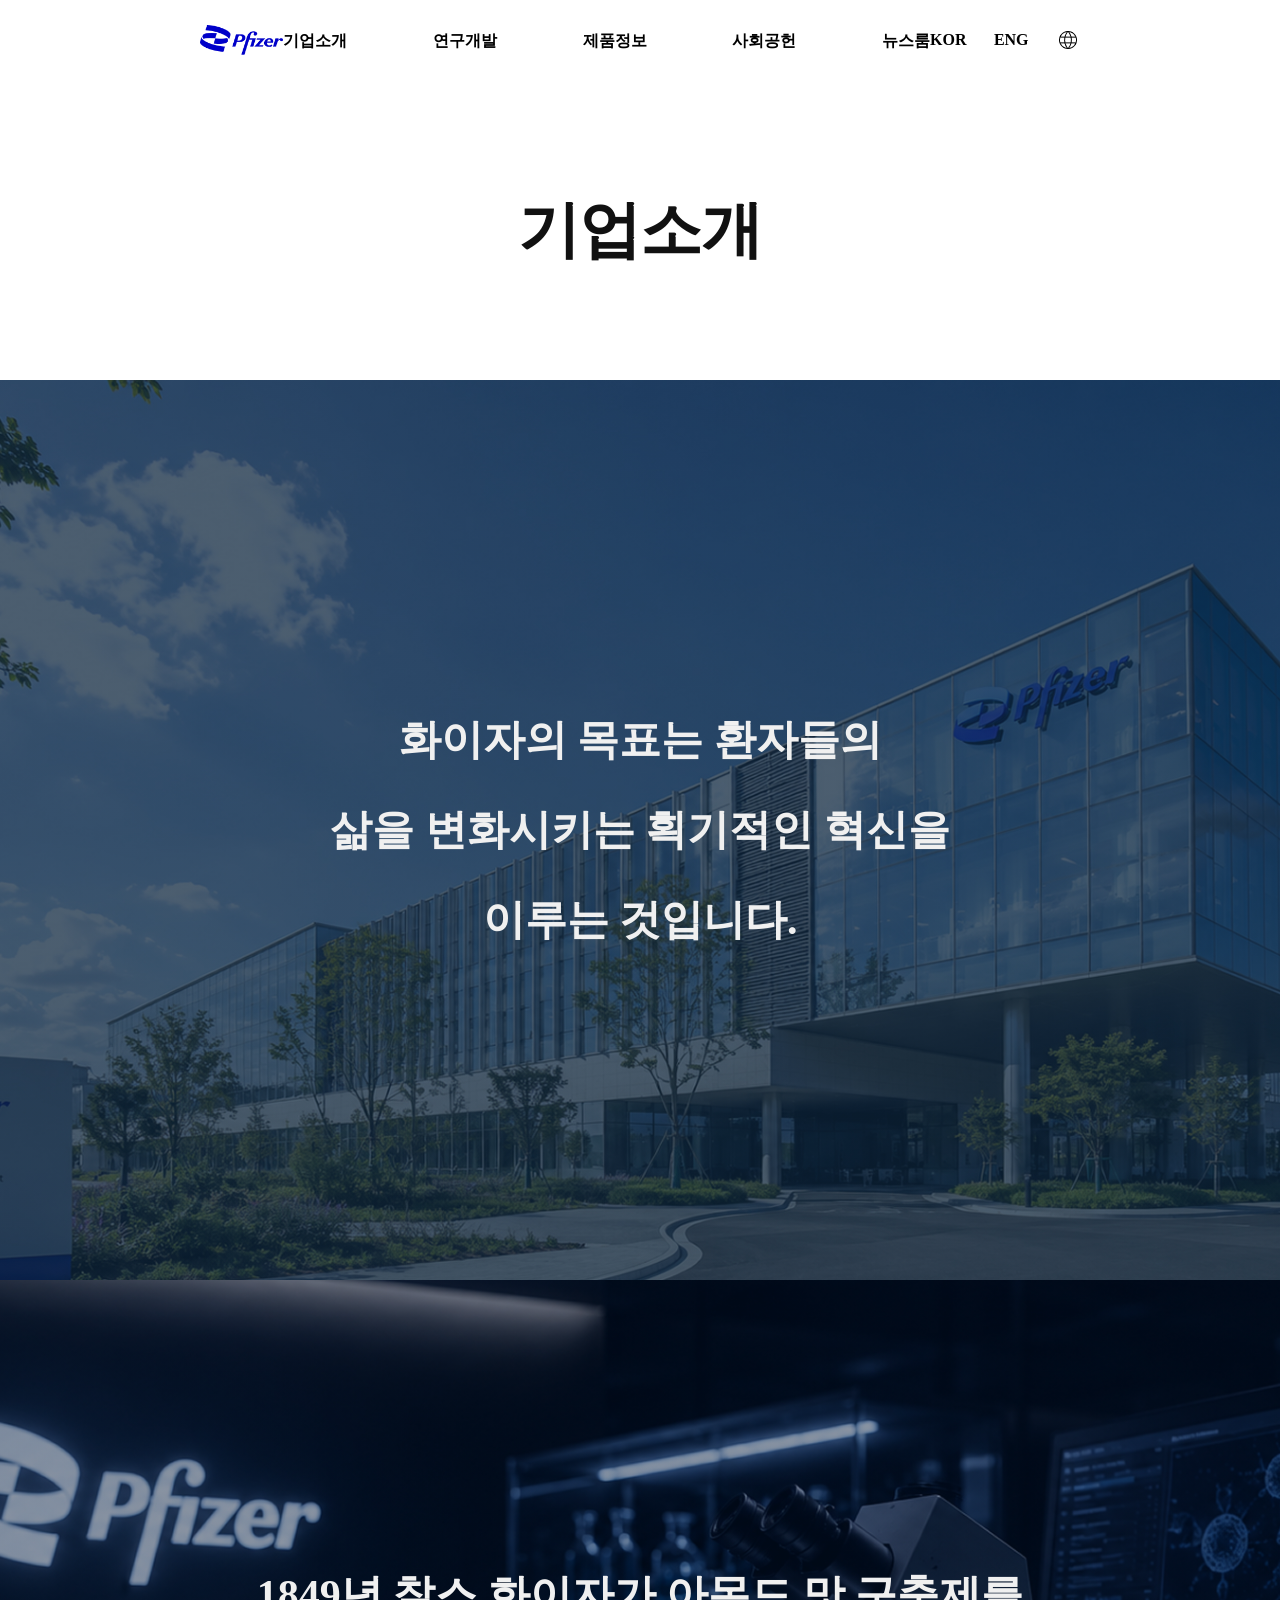
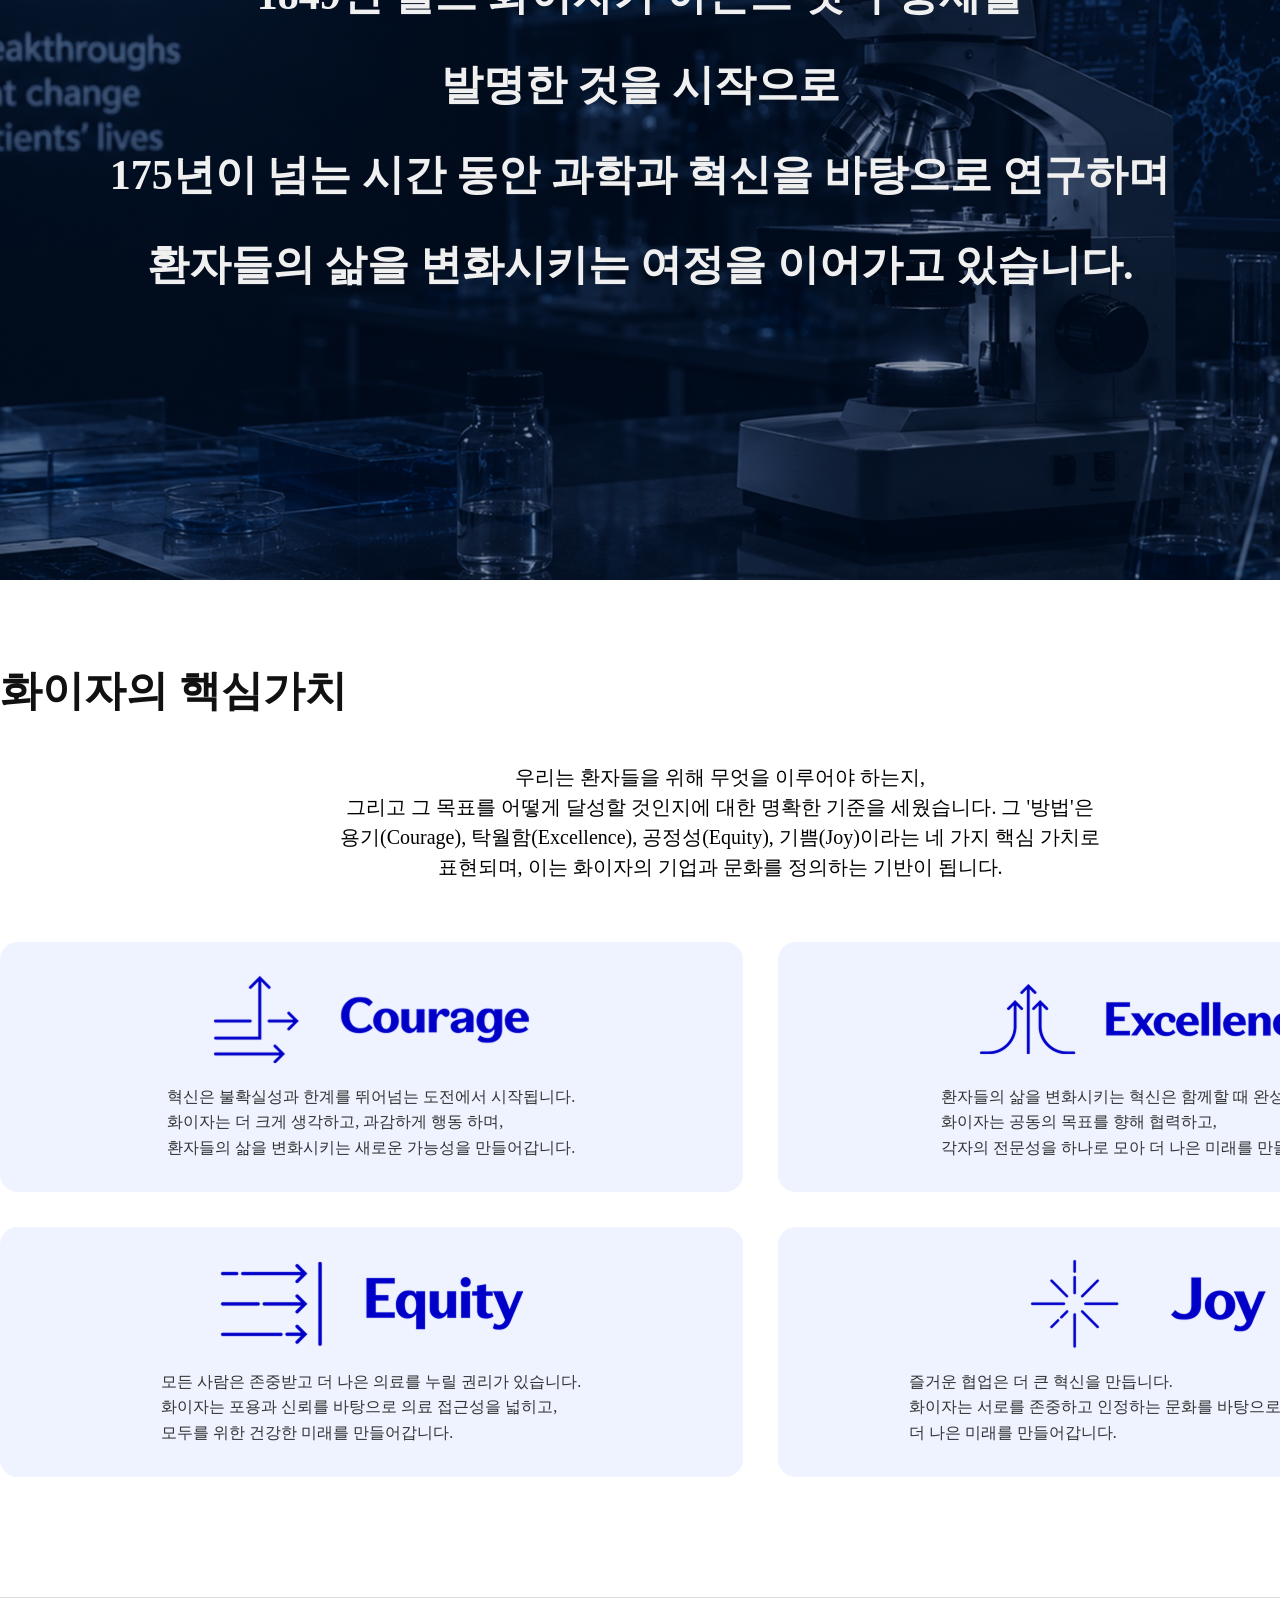
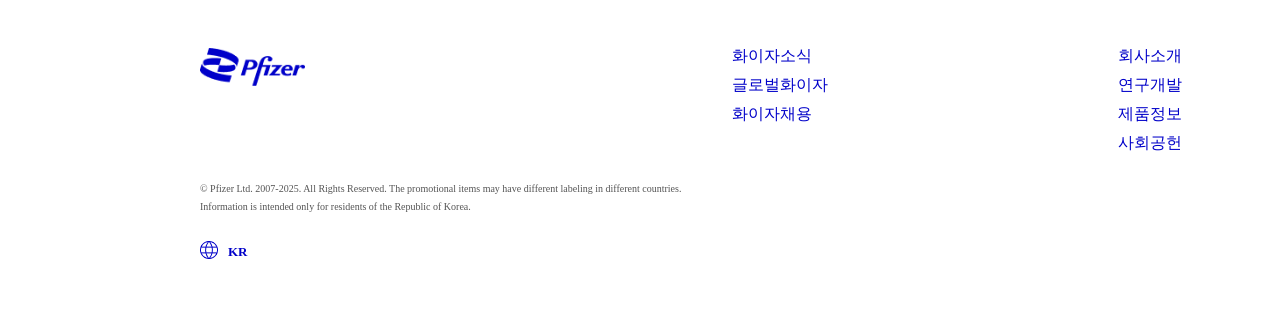
<file: sub/about/index.html>
<!doctype html>
<html lang="ko">
  <head>
    <meta charset="UTF-8" />
    <meta name="viewport" content="width=device-width, initial-scale=1.0" />
    <link rel="stylesheet" href="../../main_css/reset.css" />
    <link rel="stylesheet" href="../../main_css/common.css" />
    <link rel="stylesheet" href="css/style.css" />
    <title>기업 소개 | 화이자</title>
  </head>
  <body>
    <div class="wrap">
      <header>
        <h1>
          <a href="../../index.html">
            <img src="../../main_img/header_img/logo.png" alt="화이자 로고" />
          </a>
        </h1>
        <nav>
          <ul class="menu">
            <li>
              <a href="#">기업소개 </a>
              <ul class="sub">
                <li>
                  <a href="index.html"> 기업개요 </a>
                </li>
                <li>
                  <a href="#"> 글로벌 네트워크 </a>
                </li>
                <li>
                  <a href="#"> 연혁 </a>
                </li>
              </ul>
            </li>
            <li>
              <a href="#">연구개발 </a>
              <ul class="sub">
                <li>
                  <a href="../business_ability/index.html"> 중점분야 </a>
                </li>
                <li>
                  <a href="#"> 기술 플랫폼 </a>
                </li>
                <li>
                  <a href="#"> 임상연구 </a>
                </li>
              </ul>
            </li>
            <li>
              <a href="#">제품정보 </a>
              <ul class="sub">
                <li>
                  <a href="../products/index.html"> 백신 </a>
                </li>
                <li>
                  <a href="../products/index.html"> 항암 </a>
                </li>
                <li>
                  <a href="../products/index.html"> 희귀질환 </a>
                </li>
                <li>
                  <a href="../products/index.html"> 면역질환 </a>
                </li>
              </ul>
            </li>
            <li>
              <a href="#">사회공헌 </a>
              <ul class="sub">
                <li>
                  <a href="../social/index.html"> ESG리더십 </a>
                </li>
                <li>
                  <a href="#"> 사회공헌 </a>
                </li>
                <li>
                  <a href="#"> 지속가능경영 </a>
                </li>
              </ul>
            </li>
            <li>
              <a href="#">뉴스룸 </a>
              <ul class="sub">
                <li>
                  <a href="../news/index.html"> 보도자료 </a>
                </li>
                <li>
                  <a href="#"> 기업소식 </a>
                </li>
              </ul>
            </li>
          </ul>
        </nav>
        <div class="utill">
          <ul>
            <li>KOR</li>
            <li>ENG</li>
            <li>
              <img
                src="../../main_img/header_img/material-symbols-light_language.png"
                alt="언어선택 로고"
              />
            </li>
          </ul>
        </div>
      </header>
      <div class="contentshead">
        <h2>기업소개</h2>
      </div>

      <section class="hero_section">
        <h3>
          화이자의 목표는 환자들의<br />
          삶을 변화시키는 획기적인 혁신을<br />
          이루는 것입니다.
        </h3>
      </section>

      <section class="about_pin">
        <div class="about_hero_2">
          <h3>
            1849년 찰스 화이자가 아몬드 맛 구충제를<br />
            발명한 것을 시작으로<br />
            175년이 넘는 시간 동안 과학과 혁신을 바탕으로 연구하며<br />
            환자들의 삶을 변화시키는 여정을 이어가고 있습니다.
          </h3>
        </div>
      </section>

      <section class="section_4">
        <div class="section_inner">
          <h3 class="sec_title_4">화이자의 핵심가치</h3>

          <p class="value_desc">
            우리는 환자들을 위해 무엇을 이루어야 하는지, <br />
            그리고 그 목표를 어떻게 달성할 것인지에 대한 명확한 기준을
            세웠습니다. 그 '방법'은 <br />
            용기(Courage), 탁월함(Excellence), 공정성(Equity), 기쁨(Joy)이라는
            네 가지 핵심 가치로<br />
            표현되며, 이는 화이자의 기업과 문화를 정의하는 기반이 됩니다.
          </p>

          <div class="con_wrap_2">
            <div class="con_2">
              <img src="img/about01.png" alt="about" />
              <p>
                혁신은 불확실성과 한계를 뛰어넘는 도전에서 시작됩니다. <br />
                화이자는 더 크게 생각하고, 과감하게 행동 하며, <br />
                환자들의 삶을 변화시키는 새로운 가능성을 만들어갑니다.
              </p>
            </div>

            <div class="con_2">
              <img src="img/about02.png" alt="about" />
              <p>
                환자들의 삶을 변화시키는 혁신은 함께할 때 완성됩니다.<br />
                화이자는 공동의 목표를 향해 협력하고, <br />
                각자의 전문성을 하나로 모아 더 나은 미래를 만들어갑니다.
              </p>
            </div>

            <div class="con_2">
              <img src="img/about03.png" alt="about" />
              <p>
                모든 사람은 존중받고 더 나은 의료를 누릴 권리가 있습니다.<br />
                화이자는 포용과 신뢰를 바탕으로 의료 접근성을 넓히고,<br />
                모두를 위한 건강한 미래를 만들어갑니다.
              </p>
            </div>

            <div class="con_2">
              <img src="img/about04.png" alt="about" />
              <p>
                즐거운 협업은 더 큰 혁신을 만듭니다.<br />
                화이자는 서로를 존중하고 인정하는 문화를 바탕으로 함께
                성장하며,<br />
                더 나은 미래를 만들어갑니다.
              </p>
            </div>
          </div>
        </div>
      </section>

      <footer>
        <div class="footer_wrap">
          <div class="footer1">
            <a href="../../index.html" class="footer_logo">
              <img src="../../main_img/footer_img/logo.png" alt="Pfizer" />
            </a>
            <div class="footer_text">
              <ul>
                <li><a href="../news/index.html">화이자소식</a></li>
                <li><a href="#">글로벌화이자</a></li>
                <li><a href="#">화이자채용</a></li>
              </ul>

              <ul>
                <li><a href="index.html">회사소개</a></li>
                <li><a href="../business_ability/index.html">연구개발</a></li>
                <li><a href="../products/index.html">제품정보</a></li>
                <li><a href="../social/index.html">사회공헌</a></li>
              </ul>

              <ul>
                <li><a href="#">찾아오시는 길</a></li>
                <li><a href="#">사이트맵</a></li>
                <li><a href="#">한국화이자제약 개인정보처리 방침</a></li>
                <li><a href="#">개인정보보호법 교육 자료</a></li>
                <li><a href="#">이용약관</a></li>
              </ul>
            </div>
          </div>

          <div class="footer3">
            <p>
              © Pfizer Ltd. 2007-2025. All Rights Reserved. The promotional
              items may have different labeling in different countries.<br />
              Information is intended only for residents of the Republic of
              Korea.
            </p>
          </div>

          <div class="footer4">
            <a href="#" class="lang">
              <img
                src="../../main_img/footer_img/footer_vector.png"
                alt="지도"
              />
              <p>KR</p>
            </a>

            <div class="social-links">
              <a href="#" aria-label="facebook"
                ><img
                  src="../../main_img/footer_img/footer_vector2.png"
                  alt="페이스북"
              /></a>
              <a href="#" aria-label="instagram"
                ><img
                  src="../../main_img/footer_img/footer_vector3.png"
                  alt="인스타그램"
              /></a>
            </div>
          </div>
        </div>
      </footer>
    </div>
    <script src="js/header.js"></script>
  </body>
</html>
</file>
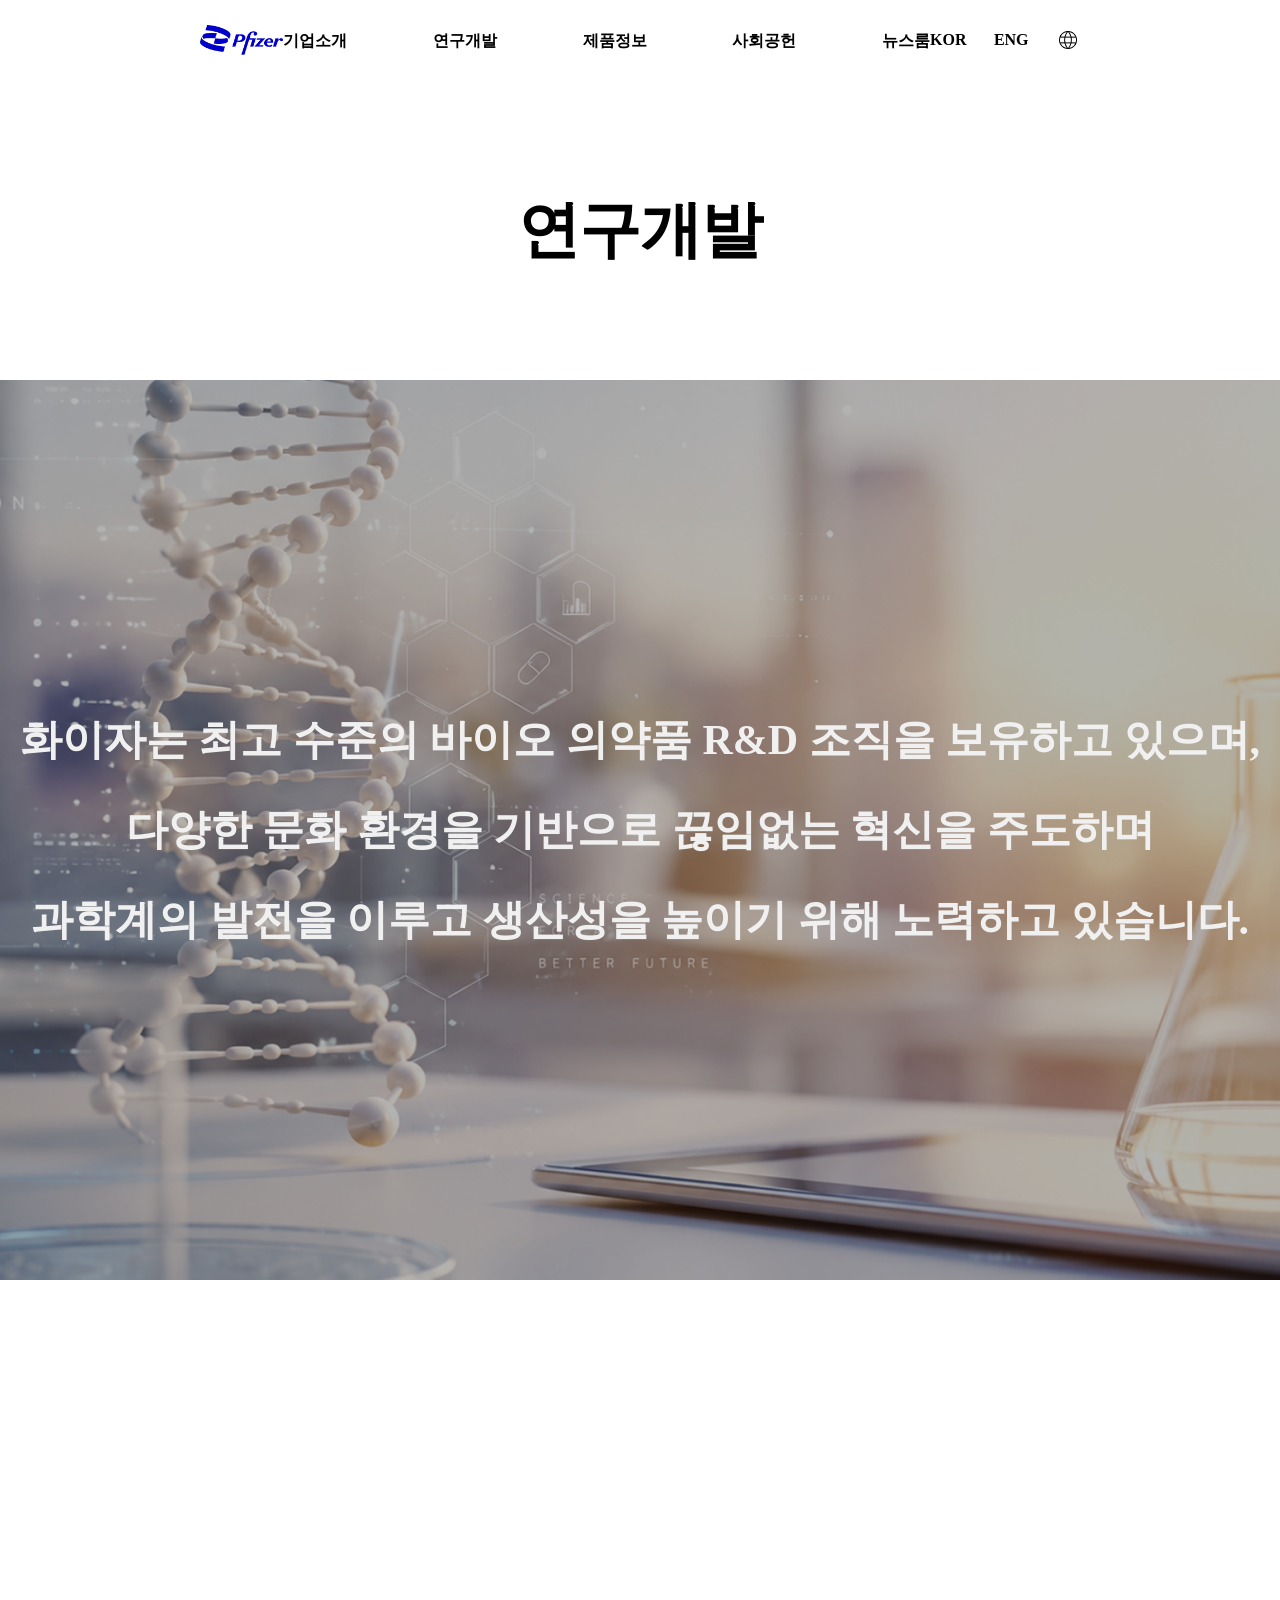
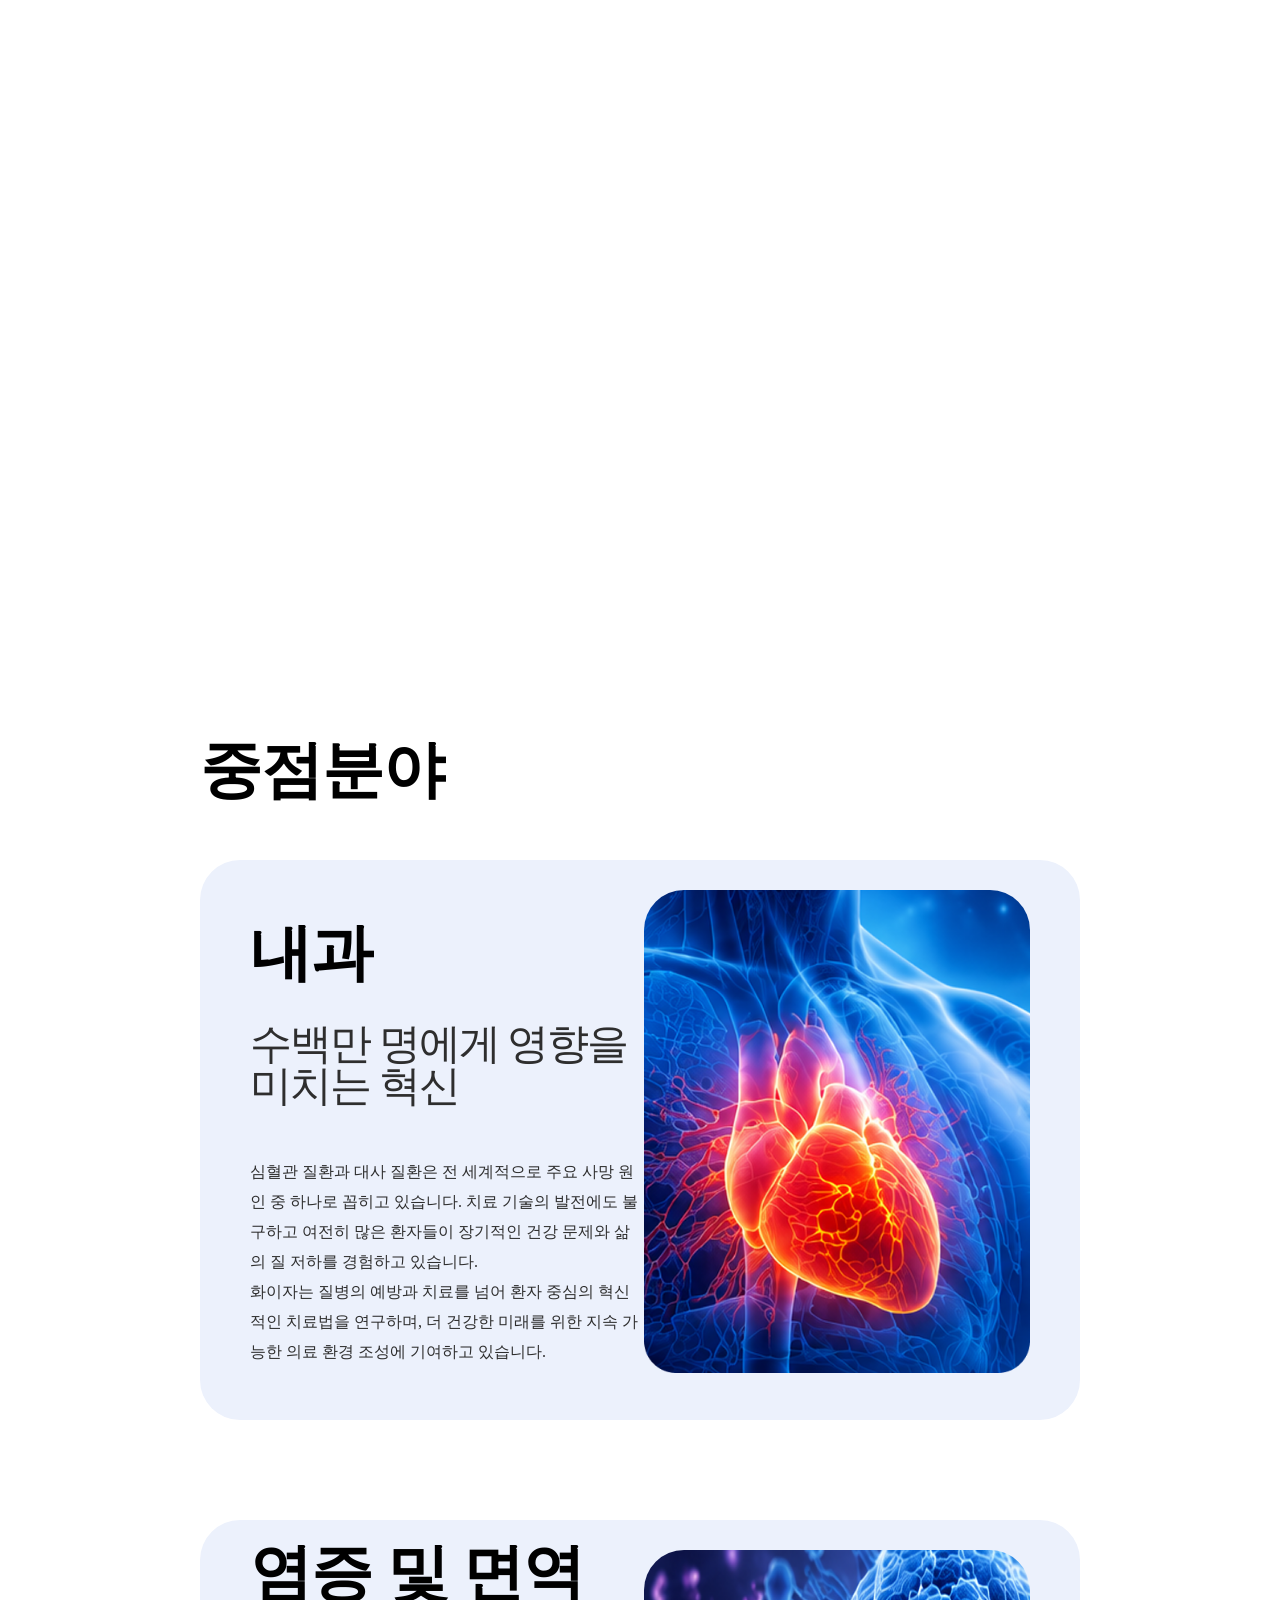
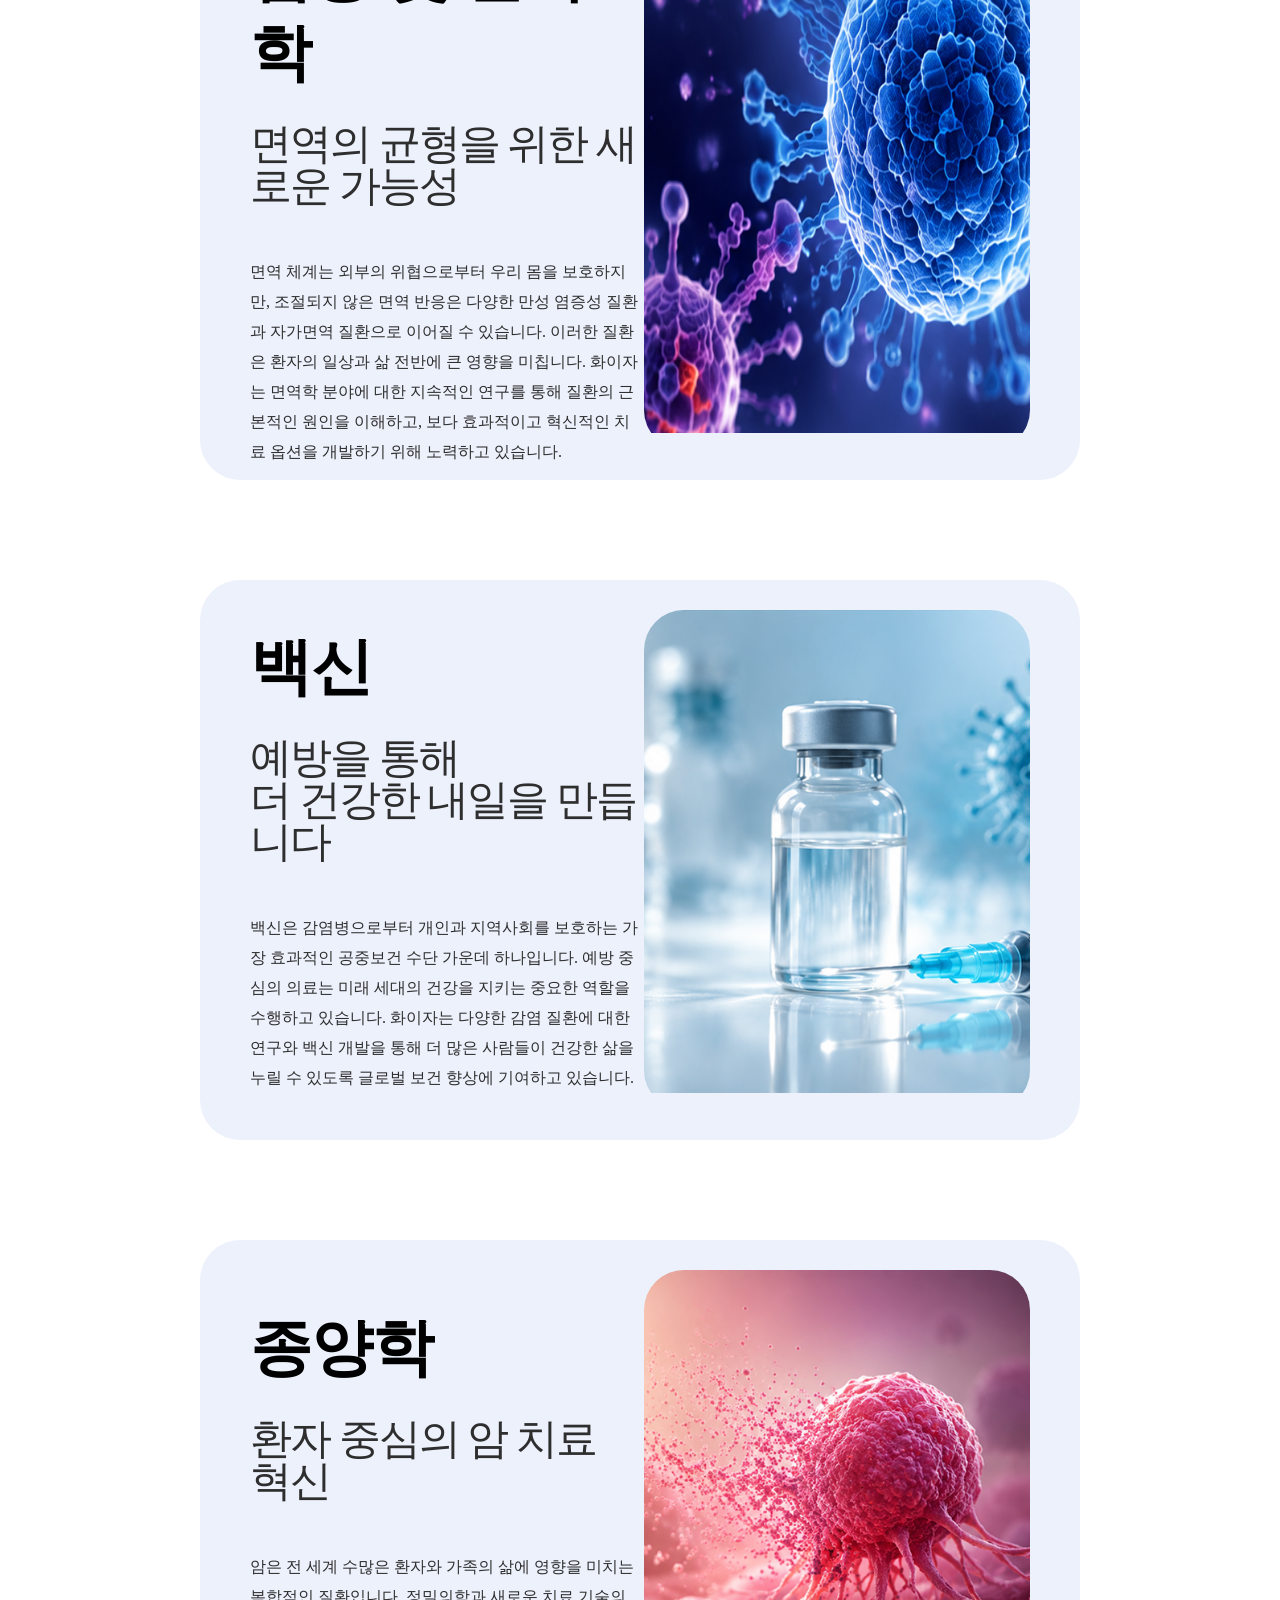
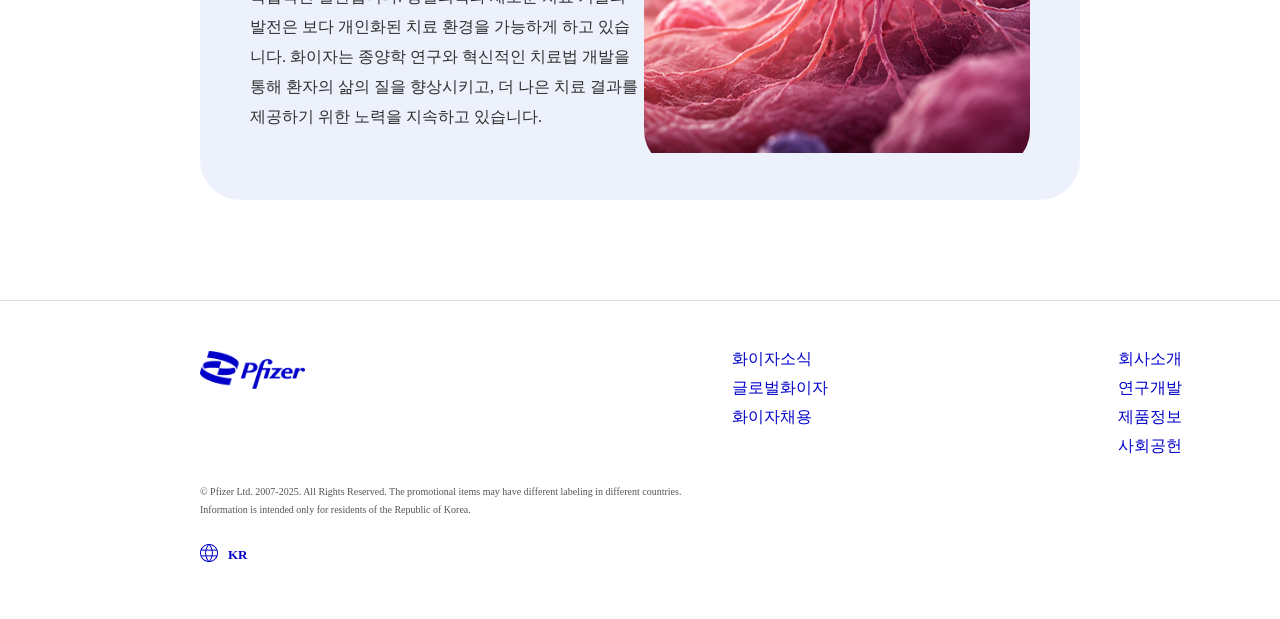
<file: sub/business ability/index.html>
<!doctype html>
<html lang="ko">
  <head>
    <meta charset="UTF-8" />
    <meta name="viewport" content="width=device-width, initial-scale=1.0" />
    <title>중점 연구 분야 | 화이자</title>
    <link rel="stylesheet" href="../../main_css/reset.css" />
    <link rel="stylesheet" href="../../main_css/common.css" />
    <link rel="stylesheet" href="css/business_ability.css" />
  </head>
  <body>
    <div class="wrap">
      <header>
        <h1>
          <a href="../../index.html">
            <img src="../../main_img/header_img/logo.png" alt="화이자 로고" />
          </a>
        </h1>
        <nav>
          <ul class="menu">
            <li>
              <a href="#">기업소개 </a>
              <ul class="sub">
                <li>
                  <a href="../about/index.html"> 기업개요 </a>
                </li>
                <li>
                  <a href="#"> 글로벌 네트워크 </a>
                </li>
                <li>
                  <a href="#"> 연혁 </a>
                </li>
              </ul>
            </li>
            <li>
              <a href="#">연구개발 </a>
              <ul class="sub">
                <li>
                  <a href="index.html"> 중점분야 </a>
                </li>
                <li>
                  <a href="#"> 기술 플랫폼 </a>
                </li>
                <li>
                  <a href="#"> 임상연구 </a>
                </li>
              </ul>
            </li>
            <li>
              <a href="#">제품정보 </a>
              <ul class="sub">
                <li>
                  <a href="../products/index.html"> 백신 </a>
                </li>
                <li>
                  <a href="../products/index.html"> 항암 </a>
                </li>
                <li>
                  <a href="../products/index.html"> 희귀질환 </a>
                </li>
                <li>
                  <a href="../products/index.html"> 면역질환 </a>
                </li>
              </ul>
            </li>
            <li>
              <a href="#">사회공헌 </a>
              <ul class="sub">
                <li>
                  <a href="../social/index.html"> ESG리더십 </a>
                </li>
                <li>
                  <a href="#"> 사회공헌 </a>
                </li>
                <li>
                  <a href="#"> 지속가능경영 </a>
                </li>
              </ul>
            </li>
            <li>
              <a href="#">뉴스룸 </a>
              <ul class="sub">
                <li>
                  <a href="../news/index.html"> 보도자료 </a>
                </li>
                <li>
                  <a href="#"> 기업소식 </a>
                </li>
              </ul>
            </li>
          </ul>
        </nav>
        <div class="utill">
          <ul>
            <li>KOR</li>
            <li>ENG</li>
            <li>
              <img
                src="../../main_img/header_img/material-symbols-light_language.png"
                alt="언어선택 로고"
              />
            </li>
          </ul>
        </div>
      </header>
      <div class="contents_title">
        <h2>연구개발</h2>
      </div>
      <section class="hero_pin">
        <div class="hero_section">
          <h3>
            화이자는 최고 수준의 바이오 의약품 R&D 조직을 보유하고 있으며,<br />
            다양한 문화 환경을 기반으로 끊임없는 혁신을 주도하며<br />
            과학계의 발전을 이루고 생산성을 높이기 위해 노력하고 있습니다.
          </h3>
        </div>
      </section>
      <section class="section section_2">
        <div class="ability">
          <h2>중점분야</h2>
          <ul class="ability_wrap">
            <li>
              <div class="con_title_2">
                <h2>내과</h2>
                <h3>수백만 명에게 영향을 미치는 혁신</h3>
                <p class="con_text_2">
                  심혈관 질환과 대사 질환은 전 세계적으로 주요 사망 원인 중
                  하나로 꼽히고 있습니다. 치료 기술의 발전에도 불구하고 여전히
                  많은 환자들이 장기적인 건강 문제와 삶의 질 저하를 경험하고
                  있습니다. <br />
                  화이자는 질병의 예방과 치료를 넘어 환자 중심의 혁신적인
                  치료법을 연구하며, 더 건강한 미래를 위한 지속 가능한 의료 환경
                  조성에 기여하고 있습니다.
                </p>
              </div>
              <div class="con_img_2">
                <img src="section_2_img/sec_img_2.png" alt="내과" />
              </div>
            </li>
            <li>
              <div class="con_title_2">
                <h2>염증 및 면역학</h2>
                <h3>면역의 균형을 위한 새로운 가능성</h3>
                <p class="con_text_2">
                  면역 체계는 외부의 위협으로부터 우리 몸을 보호하지만, 조절되지
                  않은 면역 반응은 다양한 만성 염증성 질환과 자가면역 질환으로
                  이어질 수 있습니다. 이러한 질환은 환자의 일상과 삶 전반에 큰
                  영향을 미칩니다. 화이자는 면역학 분야에 대한 지속적인 연구를
                  통해 질환의 근본적인 원인을 이해하고, 보다 효과적이고 혁신적인
                  치료 옵션을 개발하기 위해 노력하고 있습니다.
                </p>
              </div>
              <div class="con_img_2">
                <img
                  src="section_2_img/sec_img_2-2.png"
                  alt="염증 및 면역학 이미지"
                />
              </div>
            </li>
            <li>
              <div class="con_title_2">
                <h2>백신</h2>
                <h3>예방을 통해 <br />더 건강한 내일을 만듭니다</h3>
                <p class="con_text_2">
                  백신은 감염병으로부터 개인과 지역사회를 보호하는 가장 효과적인
                  공중보건 수단 가운데 하나입니다. 예방 중심의 의료는 미래
                  세대의 건강을 지키는 중요한 역할을 수행하고 있습니다. 화이자는
                  다양한 감염 질환에 대한 연구와 백신 개발을 통해 더 많은
                  사람들이 건강한 삶을 누릴 수 있도록 글로벌 보건 향상에
                  기여하고 있습니다.
                </p>
              </div>
              <div class="con_img_2">
                <img src="section_2_img/sec_img_2-3.png" alt="백신" />
              </div>
            </li>
            <li>
              <div class="con_title_2">
                <h2>종양학</h2>
                <h3>환자 중심의 암 치료 혁신</h3>
                <p class="con_text_2">
                  암은 전 세계 수많은 환자와 가족의 삶에 영향을 미치는 복합적인
                  질환입니다. 정밀의학과 새로운 치료 기술의 발전은 보다 개인화된
                  치료 환경을 가능하게 하고 있습니다. 화이자는 종양학 연구와
                  혁신적인 치료법 개발을 통해 환자의 삶의 질을 향상시키고, 더
                  나은 치료 결과를 제공하기 위한 노력을 지속하고 있습니다.
                </p>
              </div>
              <div class="con_img_2">
                <img src="section_2_img/sec_img_2-4.png" alt="종양학" />
              </div>
            </li>
          </ul>
        </div>
      </section>
      <footer>
        <div class="footer_wrap">
          <div class="footer1">
            <a href="../../index.html" class="footer_logo">
              <img src="../../main_img/footer_img/logo.png" alt="Pfizer" />
            </a>
            <div class="footer_text">
              <ul>
                <li><a href="../news/index.html">화이자소식</a></li>
                <li><a href="#">글로벌화이자</a></li>
                <li><a href="#">화이자채용</a></li>
              </ul>

              <ul>
                <li><a href="../about/index.html">회사소개</a></li>
                <li><a href="index.html">연구개발</a></li>
                <li><a href="../products/index.html">제품정보</a></li>
                <li><a href="../social/index.html">사회공헌</a></li>
              </ul>

              <ul>
                <li><a href="#">찾아오시는 길</a></li>
                <li><a href="#">사이트맵</a></li>
                <li><a href="#">한국화이자제약 개인정보처리 방침</a></li>
                <li><a href="#">개인정보보호법 교육 자료</a></li>
                <li><a href="#">이용약관</a></li>
              </ul>
            </div>
          </div>

          <div class="footer3">
            <p>
              © Pfizer Ltd. 2007-2025. All Rights Reserved. The promotional
              items may have different labeling in different countries.<br />
              Information is intended only for residents of the Republic of
              Korea.
            </p>
          </div>

          <div class="footer4">
            <a href="#" class="lang">
              <img
                src="../../main_img/footer_img/footer_vector.png"
                alt="지도"
              />
              <p>KR</p>
            </a>

            <div class="social-links">
              <a href="#" aria-label="facebook"
                ><img
                  src="../../main_img/footer_img/footer_vector2.png"
                  alt="페이스북"
              /></a>
              <a href="#" aria-label="instagram"
                ><img
                  src="../../main_img/footer_img/footer_vector3.png"
                  alt="인스타그램"
              /></a>
            </div>
          </div>
        </div>
      </footer>
    </div>

    <script src="js/business.js"></script>
    <script src="js/header.js"></script>
  </body>
</html>
</file>
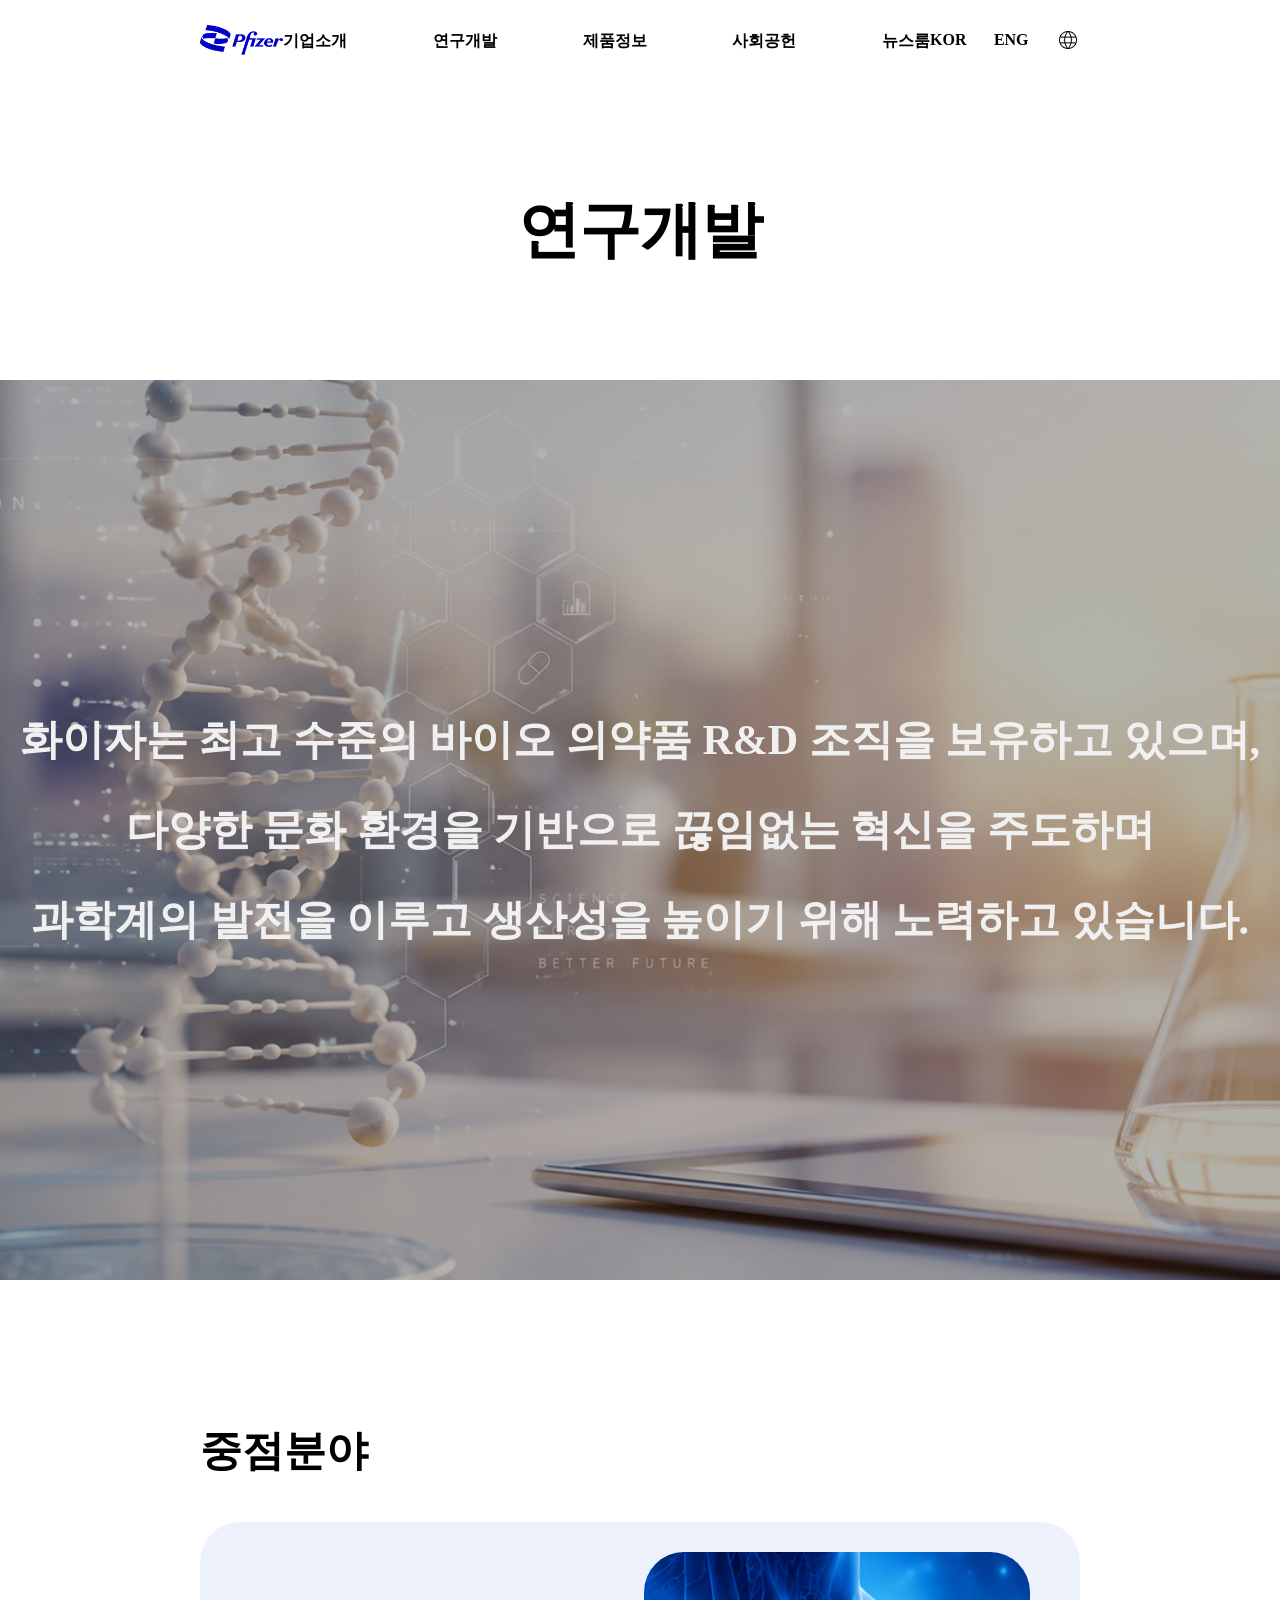
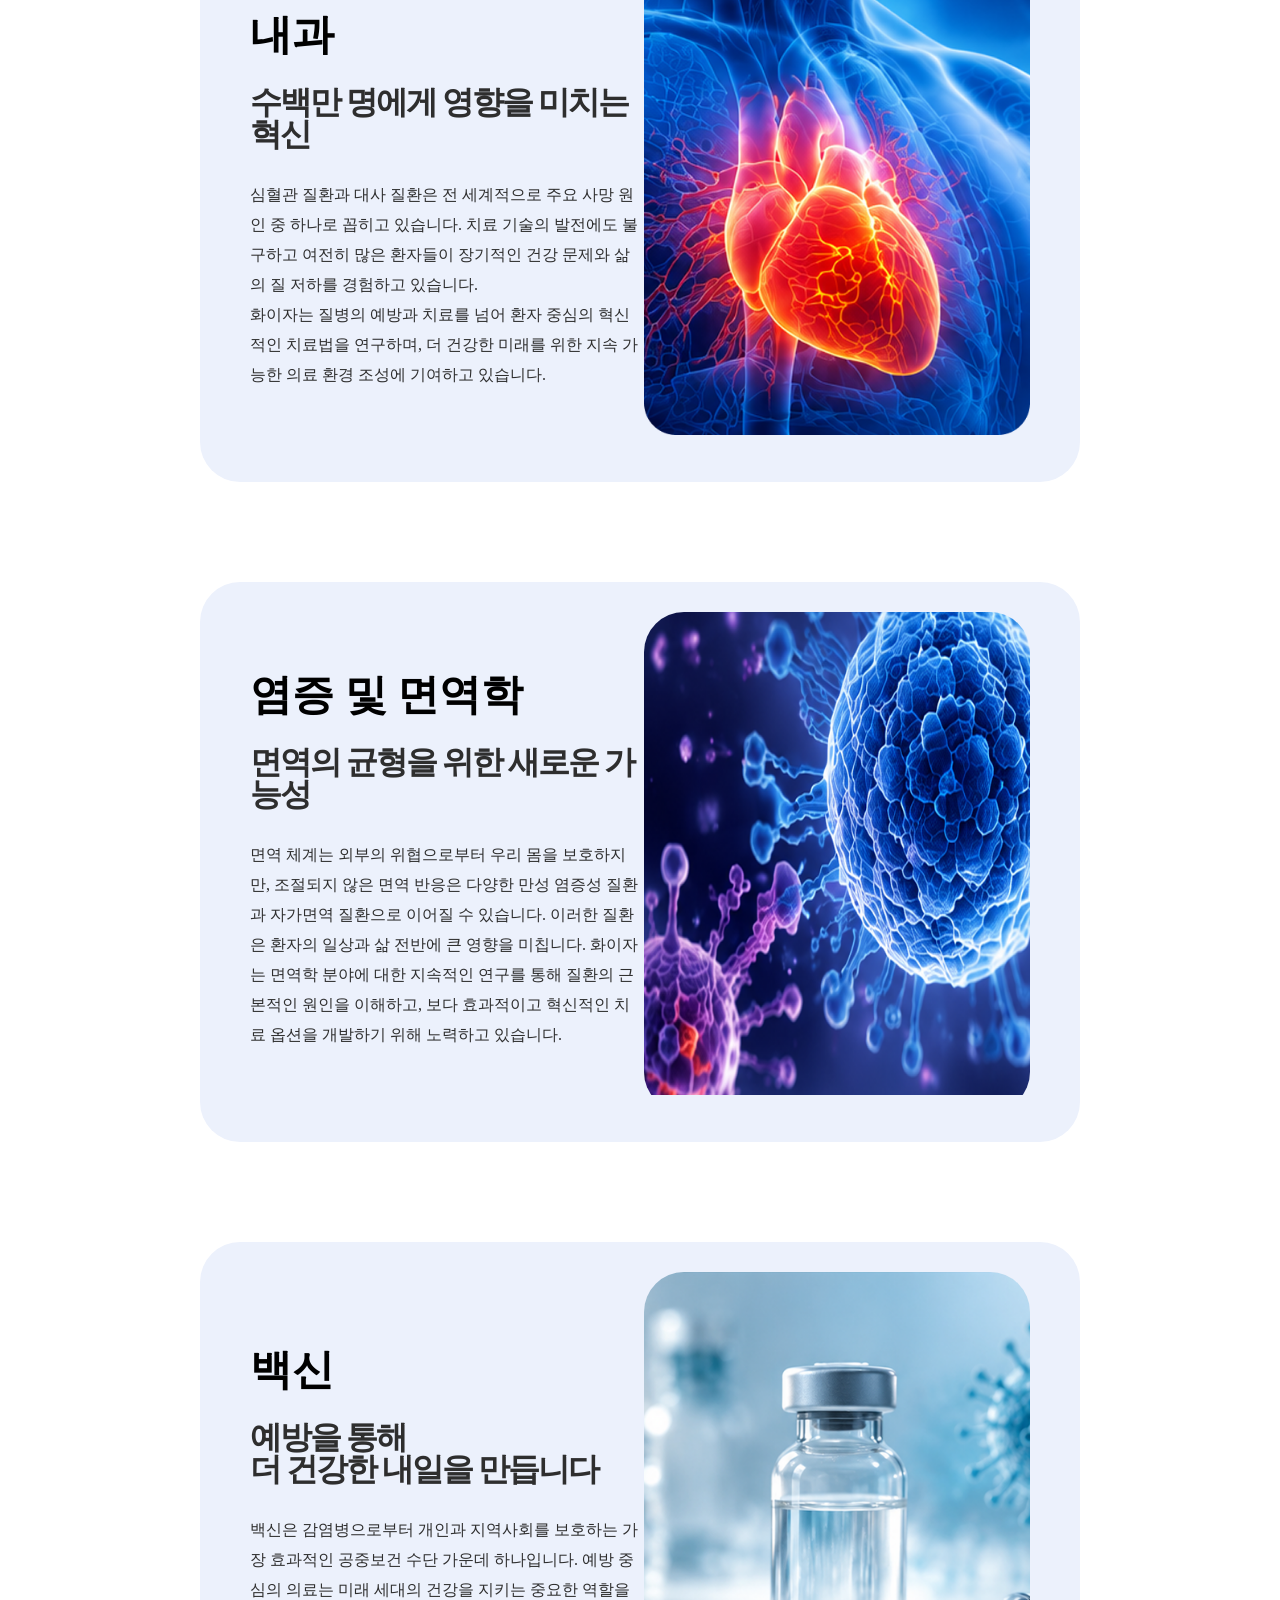
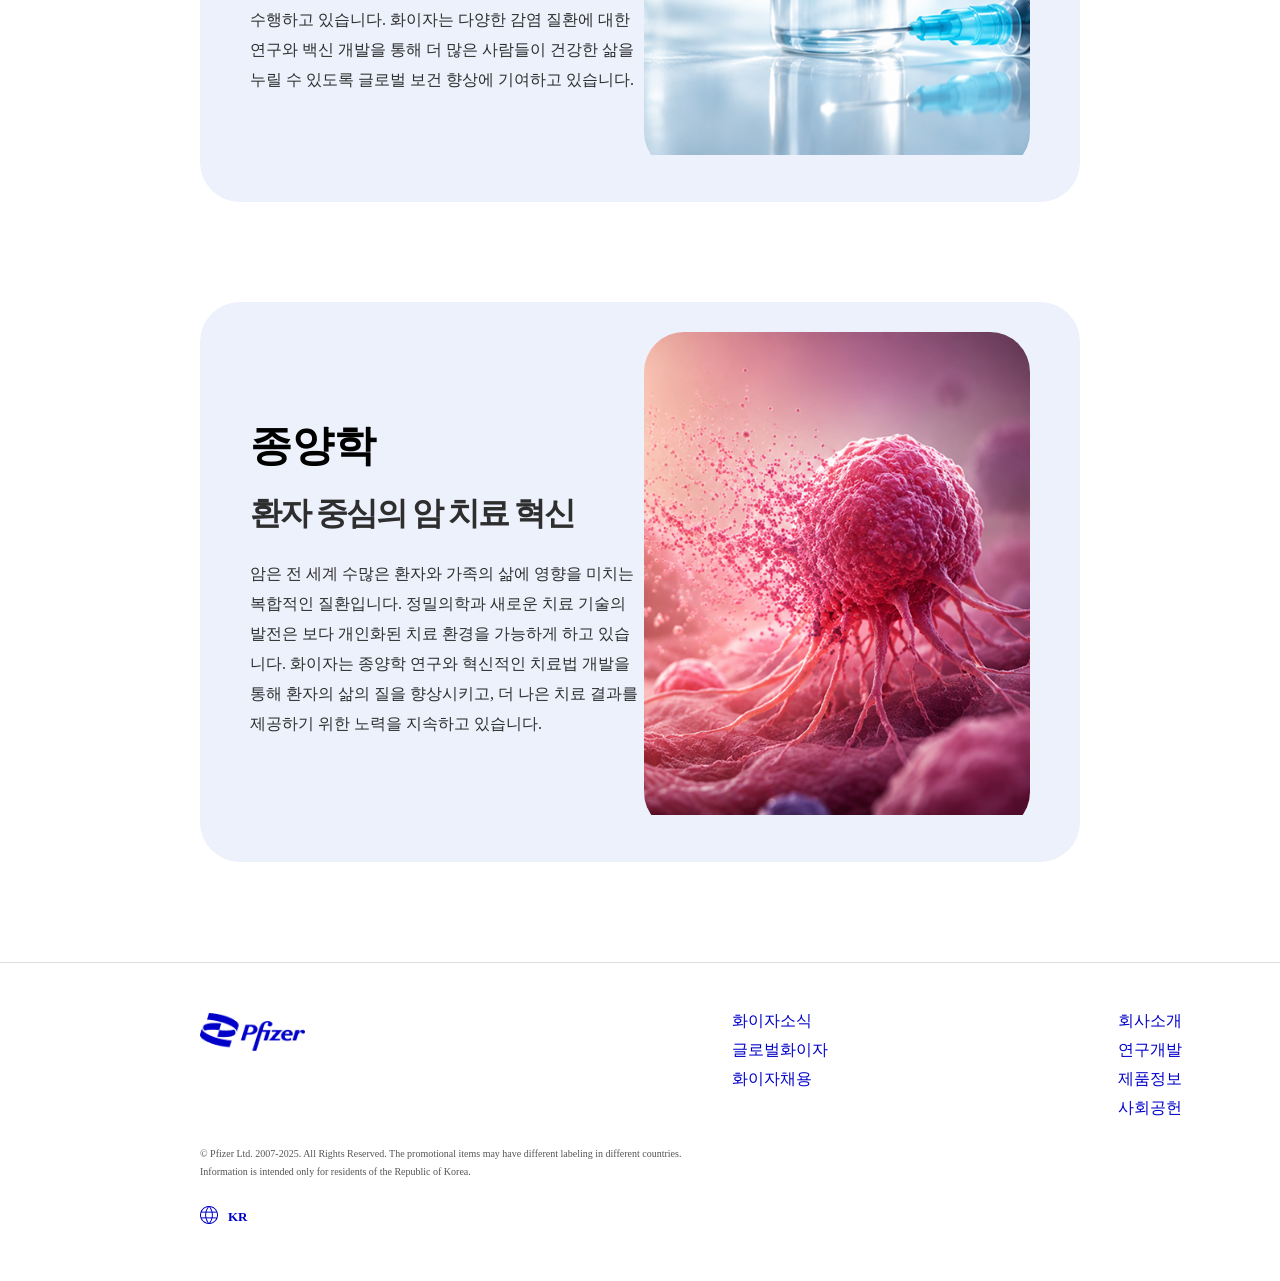
<file: sub/business_ability/index.html>
<!doctype html>
<html lang="ko">
  <head>
    <meta charset="UTF-8" />
    <meta name="viewport" content="width=device-width, initial-scale=1.0" />
    <title>중점 연구 분야 | 화이자</title>
    <link rel="stylesheet" href="../../main_css/reset.css" />
    <link rel="stylesheet" href="../../main_css/common.css" />
    <link rel="stylesheet" href="css/business_ability.css" />
  </head>
  <body>
    <div class="wrap">
      <header>
        <h1>
          <a href="../../index.html">
            <img src="../../main_img/header_img/logo.png" alt="화이자 로고" />
          </a>
        </h1>
        <nav>
          <ul class="menu">
            <li>
              <a href="#">기업소개 </a>
              <ul class="sub">
                <li>
                  <a href="../about/index.html"> 기업개요 </a>
                </li>
                <li>
                  <a href="#"> 글로벌 네트워크 </a>
                </li>
                <li>
                  <a href="#"> 연혁 </a>
                </li>
              </ul>
            </li>
            <li>
              <a href="#">연구개발 </a>
              <ul class="sub">
                <li>
                  <a href="index.html"> 중점분야 </a>
                </li>
                <li>
                  <a href="#"> 기술 플랫폼 </a>
                </li>
                <li>
                  <a href="#"> 임상연구 </a>
                </li>
              </ul>
            </li>
            <li>
              <a href="#">제품정보 </a>
              <ul class="sub">
                <li>
                  <a href="../products/index.html"> 백신 </a>
                </li>
                <li>
                  <a href="../products/index.html"> 항암 </a>
                </li>
                <li>
                  <a href="../products/index.html"> 희귀질환 </a>
                </li>
                <li>
                  <a href="../products/index.html"> 면역질환 </a>
                </li>
              </ul>
            </li>
            <li>
              <a href="#">사회공헌 </a>
              <ul class="sub">
                <li>
                  <a href="../social/index.html"> ESG리더십 </a>
                </li>
                <li>
                  <a href="#"> 사회공헌 </a>
                </li>
                <li>
                  <a href="#"> 지속가능경영 </a>
                </li>
              </ul>
            </li>
            <li>
              <a href="#">뉴스룸 </a>
              <ul class="sub">
                <li>
                  <a href="../news/index.html"> 보도자료 </a>
                </li>
                <li>
                  <a href="#"> 기업소식 </a>
                </li>
              </ul>
            </li>
          </ul>
        </nav>
        <div class="utill">
          <ul>
            <li>KOR</li>
            <li>ENG</li>
            <li>
              <img
                src="../../main_img/header_img/material-symbols-light_language.png"
                alt="언어선택 로고"
              />
            </li>
          </ul>
        </div>
      </header>
      <div class="contents_title">
        <h2>연구개발</h2>
      </div>
      <section class="hero_section">
        <h3>
          화이자는 최고 수준의 바이오 의약품 R&D 조직을 보유하고 있으며,<br />
          다양한 문화 환경을 기반으로 끊임없는 혁신을 주도하며<br />
          과학계의 발전을 이루고 생산성을 높이기 위해 노력하고 있습니다.
        </h3>
      </section>
      <section class="section section_2">
        <div class="ability">
          <h3>중점분야</h3>
          <ul class="ability_wrap">
            <li>
              <div class="con_title_2">
                <h3>내과</h3>
                <h4>수백만 명에게 영향을 미치는 혁신</h3>
                <p class="con_text_2">
                  심혈관 질환과 대사 질환은 전 세계적으로 주요 사망 원인 중
                  하나로 꼽히고 있습니다. 치료 기술의 발전에도 불구하고 여전히
                  많은 환자들이 장기적인 건강 문제와 삶의 질 저하를 경험하고
                  있습니다. <br />
                  화이자는 질병의 예방과 치료를 넘어 환자 중심의 혁신적인
                  치료법을 연구하며, 더 건강한 미래를 위한 지속 가능한 의료 환경
                  조성에 기여하고 있습니다.
                </p>
              </div>
              <div class="con_img_2">
                <img src="section_2_img/sec_img_2.png" alt="내과" />
              </div>
            </li>
            <li>
              <div class="con_title_2">
                <h3>염증 및 면역학</h3>
                <h4>면역의 균형을 위한 새로운 가능성</h3>
                <p class="con_text_2">
                  면역 체계는 외부의 위협으로부터 우리 몸을 보호하지만, 조절되지
                  않은 면역 반응은 다양한 만성 염증성 질환과 자가면역 질환으로
                  이어질 수 있습니다. 이러한 질환은 환자의 일상과 삶 전반에 큰
                  영향을 미칩니다. 화이자는 면역학 분야에 대한 지속적인 연구를
                  통해 질환의 근본적인 원인을 이해하고, 보다 효과적이고 혁신적인
                  치료 옵션을 개발하기 위해 노력하고 있습니다.
                </p>
              </div>
              <div class="con_img_2">
                <img
                  src="section_2_img/sec_img_2-2.png"
                  alt="염증 및 면역학 이미지"
                />
              </div>
            </li>
            <li>
              <div class="con_title_2">
                <h3>백신</h3>
                <h4>예방을 통해 <br />더 건강한 내일을 만듭니다</h4>
                <p class="con_text_2">
                  백신은 감염병으로부터 개인과 지역사회를 보호하는 가장 효과적인
                  공중보건 수단 가운데 하나입니다. 예방 중심의 의료는 미래
                  세대의 건강을 지키는 중요한 역할을 수행하고 있습니다. 화이자는
                  다양한 감염 질환에 대한 연구와 백신 개발을 통해 더 많은
                  사람들이 건강한 삶을 누릴 수 있도록 글로벌 보건 향상에
                  기여하고 있습니다.
                </p>
              </div>
              <div class="con_img_2">
                <img src="section_2_img/sec_img_2-3.png" alt="백신" />
              </div>
            </li>
            <li>
              <div class="con_title_2">
                <h3>종양학</h3>
                <h4>환자 중심의 암 치료 혁신</h4>
                <p class="con_text_2">
                  암은 전 세계 수많은 환자와 가족의 삶에 영향을 미치는 복합적인
                  질환입니다. 정밀의학과 새로운 치료 기술의 발전은 보다 개인화된
                  치료 환경을 가능하게 하고 있습니다. 화이자는 종양학 연구와
                  혁신적인 치료법 개발을 통해 환자의 삶의 질을 향상시키고, 더
                  나은 치료 결과를 제공하기 위한 노력을 지속하고 있습니다.
                </p>
              </div>
              <div class="con_img_2">
                <img src="section_2_img/sec_img_2-4.png" alt="종양학" />
              </div>
            </li>
          </ul>
        </div>
      </section>
      <footer>
        <div class="footer_wrap">
          <div class="footer1">
            <a href="../../index.html" class="footer_logo">
              <img src="../../main_img/footer_img/logo.png" alt="Pfizer" />
            </a>
            <div class="footer_text">
              <ul>
                <li><a href="../news/index.html">화이자소식</a></li>
                <li><a href="#">글로벌화이자</a></li>
                <li><a href="#">화이자채용</a></li>
              </ul>

              <ul>
                <li><a href="../about/index.html">회사소개</a></li>
                <li><a href="index.html">연구개발</a></li>
                <li><a href="../products/index.html">제품정보</a></li>
                <li><a href="../social/index.html">사회공헌</a></li>
              </ul>

              <ul>
                <li><a href="#">찾아오시는 길</a></li>
                <li><a href="#">사이트맵</a></li>
                <li><a href="#">한국화이자제약 개인정보처리 방침</a></li>
                <li><a href="#">개인정보보호법 교육 자료</a></li>
                <li><a href="#">이용약관</a></li>
              </ul>
            </div>
          </div>

          <div class="footer3">
            <p>
              © Pfizer Ltd. 2007-2025. All Rights Reserved. The promotional
              items may have different labeling in different countries.<br />
              Information is intended only for residents of the Republic of
              Korea.
            </p>
          </div>

          <div class="footer4">
            <a href="#" class="lang">
              <img
                src="../../main_img/footer_img/footer_vector.png"
                alt="지도"
              />
              <p>KR</p>
            </a>

            <div class="social-links">
              <a href="#" aria-label="facebook"
                ><img
                  src="../../main_img/footer_img/footer_vector2.png"
                  alt="페이스북"
              /></a>
              <a href="#" aria-label="instagram"
                ><img
                  src="../../main_img/footer_img/footer_vector3.png"
                  alt="인스타그램"
              /></a>
            </div>
          </div>
        </div>
      </footer>
    </div>

    <script src="js/business.js"></script>
    <script src="js/header.js"></script>
  </body>
</html>
</file>
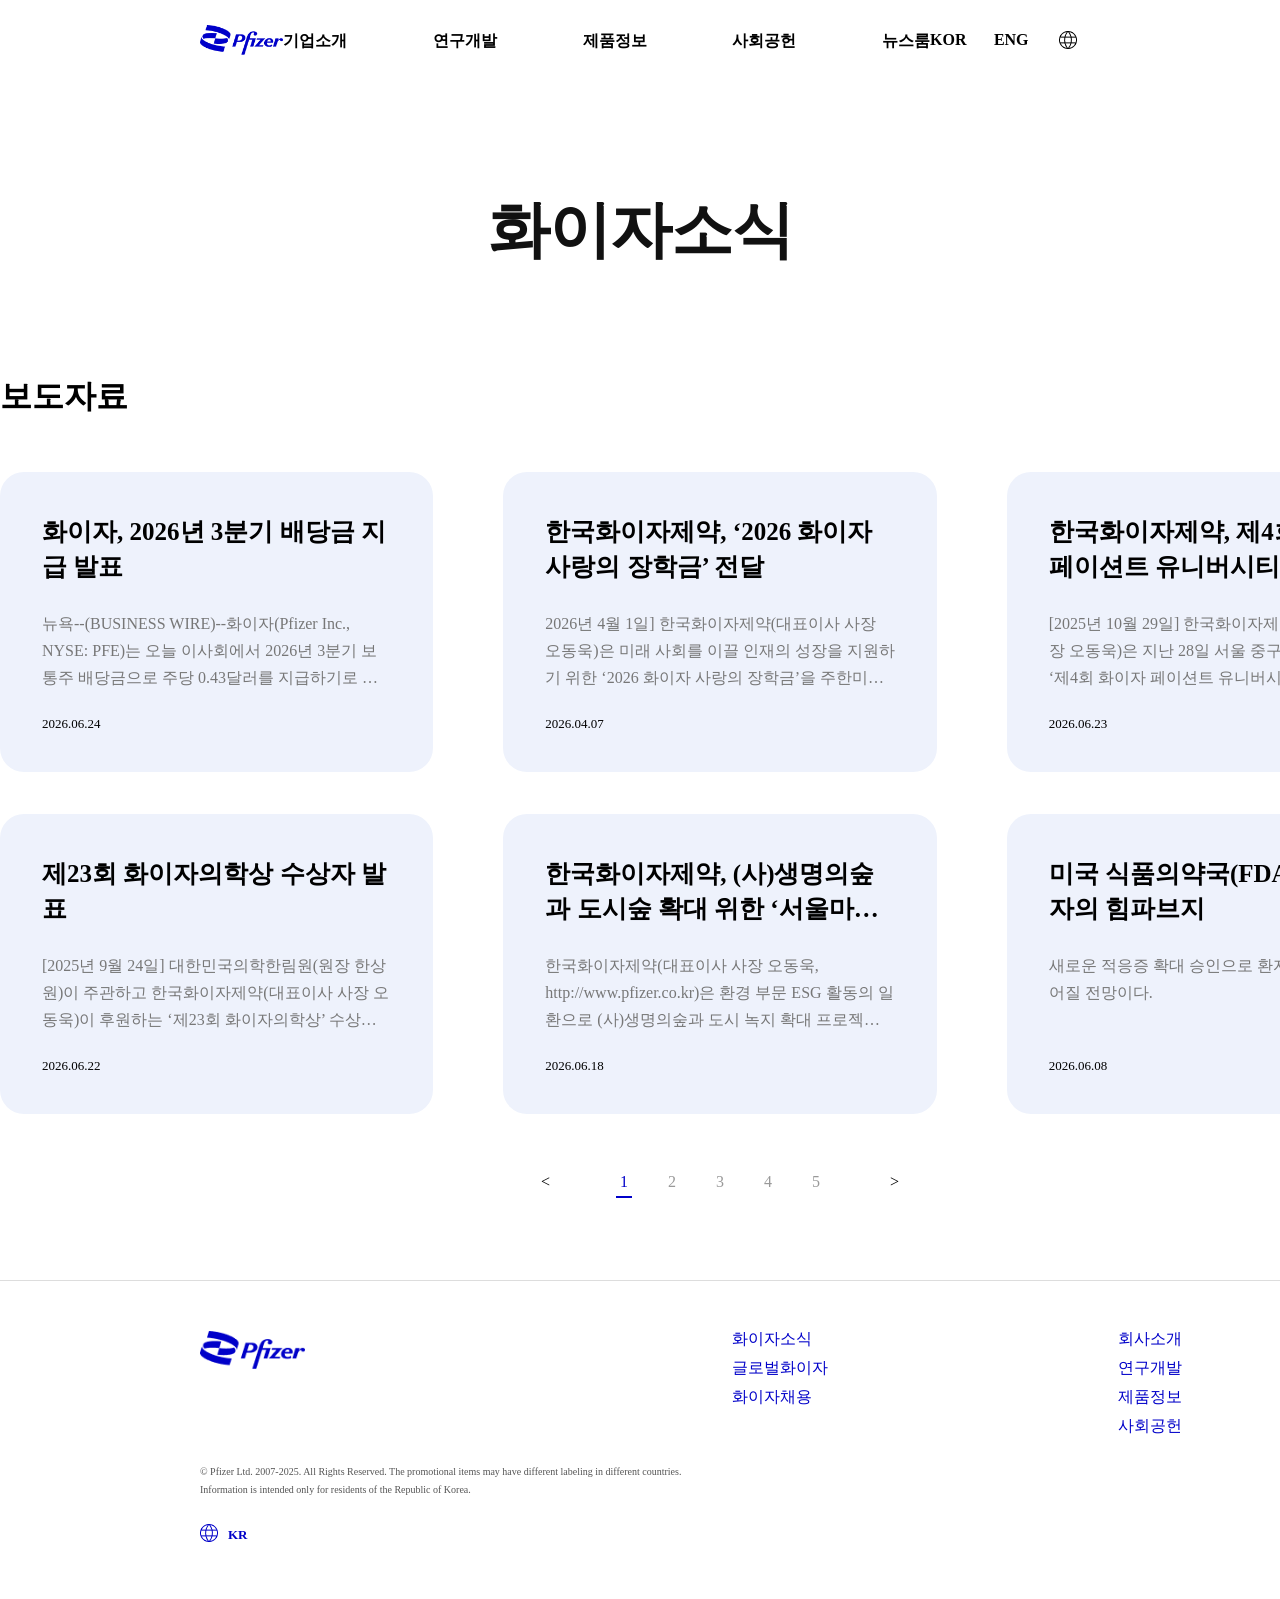
<file: sub/news/index.html>
<!doctype html>
<html lang="ko">
  <head>
    <meta charset="UTF-8" />
    <meta name="viewport" content="width=device-width, initial-scale=1.0" />
    <link rel="stylesheet" href="../../main_css/reset.css" />
    <link rel="stylesheet" href="../../main_css/common.css" />
    <link rel="stylesheet" href="./css/style.css" />
    <title>화이자 소식</title>
  </head>
  <body>
    <div class="wrap">
      <header>
        <h1>
          <a href="../../index.html">
            <img src="../../main_img/header_img/logo.png" alt="화이자 로고" />
          </a>
        </h1>
        <nav>
          <ul class="menu">
            <li>
              <a href="#">기업소개 </a>
              <ul class="sub">
                <li>
                  <a href="../about/index.html"> 기업개요 </a>
                </li>
                <li>
                  <a href="#"> 글로벌 네트워크 </a>
                </li>
                <li>
                  <a href="#"> 연혁 </a>
                </li>
              </ul>
            </li>
            <li>
              <a href="#">연구개발 </a>
              <ul class="sub">
                <li>
                  <a href="../business_ability/index.html"> 중점분야 </a>
                </li>
                <li>
                  <a href="#"> 기술 플랫폼 </a>
                </li>
                <li>
                  <a href="#"> 임상연구 </a>
                </li>
              </ul>
            </li>
            <li>
              <a href="#">제품정보 </a>
              <ul class="sub">
                <li>
                  <a href="../products/index.html"> 백신 </a>
                </li>
                <li>
                  <a href="../products/index.html"> 항암 </a>
                </li>
                <li>
                  <a href="../products/index.html"> 희귀질환 </a>
                </li>
                <li>
                  <a href="../products/index.html"> 면역질환 </a>
                </li>
              </ul>
            </li>
            <li>
              <a href="#">사회공헌 </a>
              <ul class="sub">
                <li>
                  <a href="../social/index.html"> ESG리더십 </a>
                </li>
                <li>
                  <a href="#"> 사회공헌 </a>
                </li>
                <li>
                  <a href="#"> 지속가능경영 </a>
                </li>
              </ul>
            </li>
            <li>
              <a href="#">뉴스룸 </a>
              <ul class="sub">
                <li>
                  <a href="index.html"> 보도자료 </a>
                </li>
                <li>
                  <a href="#"> 기업소식 </a>
                </li>
              </ul>
            </li>
          </ul>
        </nav>
        <div class="utill">
          <ul>
            <li>KOR</li>
            <li>ENG</li>
            <li>
              <img
                src="../../main_img/header_img/material-symbols-light_language.png"
                alt="언어선택 로고"
              />
            </li>
          </ul>
        </div>
      </header>
      <section class="contentshead">
        <h2>화이자소식</h2>
      </section>
      <section class="section_2">
        <div class="section_inner">
          <div class="sec_title_1">
            <h3>보도자료</h3>
          </div>

          <div class="con_wrap_1">
            <a href="#" class="con_1">
              <h4>화이자, 2026년 3분기 배당금 지급 발표</h4>
              <p>
                뉴욕--(BUSINESS WIRE)--화이자(Pfizer Inc., NYSE: PFE)는 오늘
                이사회에서 2026년 3분기 보통주 배당금으로 주당 0.43달러를
                지급하기로 결정했다고 발표했다.
              </p>
              <span>2026.06.24</span>
            </a>

            <a href="#" class="con_1">
              <h4>한국화이자제약, ‘2026 화이자 사랑의 장학금’ 전달</h4>
              <p>
                2026년 4월 1일] 한국화이자제약(대표이사 사장 오동욱)은 미래
                사회를 이끌 인재의 성장을 지원하기 위한 ‘2026 화이자 사랑의
                장학금’을 주한미국상공회의소 산하 재단법인
                미래의동반자재단(이사장 제프리 존스)에 전달했다고 1일 밝혔다.
                ‘화이자 사랑의 장학금’은 한국화이자제약이
              </p>
              <span>2026.04.07</span>
            </a>

            <a href="#" class="con_1">
              <h4>
                한국화이자제약, 제4회 화이자 페이션트 유니버시티 성료 환자 중심
                임상시험과 실사용증거(RWE)의 가치 조명
              </h4>
              <p>
                [2025년 10월 29일] 한국화이자제약(대표이사 사장 오동욱)은 지난
                28일 서울 중구 소재 본사에서 ‘제4회 화이자 페이션트
                유니버시티(Pfizer Patient University)’를 성공적으로 개최했다고
                29일 밝혔다. 화이자 페이션트 유니버시티는 환자단체 관계자를 위한
                교육강좌로, 화이자의 ‘환자 중심’ 비전 하에 환자들이 올바른
                정보를 기반으로 환자 여정을 이어 나갈 수 있도록 지원하고,
                보건의료 생태계의 중요한 주체로서 함께 성장해 나가는 데
                기여하고자 기획된 프로그램이다. 올해로 4회차를 맞는 화이자
                페이션트 유니버시티는 10월 화이자의 글로벌 캠페인인 ‘가치의
                날(Values Day)’을 기념해 마련됐다. ‘가치의 날’은 화이자의 핵심
                가치(용기, 탁월함, 공정성, 기쁨)를 되새기며, ‘환자 중심
                혁신’이라는 기업 목표를 성찰하고 나누는 날이다.
              </p>
              <span>2026.06.23</span>
            </a>

            <a href="#" class="con_1">
              <h4>제23회 화이자의학상 수상자 발표</h4>
              <p>
                [2025년 9월 24일] 대한민국의학한림원(원장 한상원)이 주관하고
                한국화이자제약(대표이사 사장 오동욱)이 후원하는 ‘제23회
                화이자의학상’ 수상자가발표됐다. 기초의학상은 경희대학교 의과대학
                디지털헬스학교실 연동건 교수, 임상의학상은 서울대학교 의과대학
                내과학교실 박경우 교수, 중개의학상은 서울대학교병원
                방사선종양학과 이주호 교수가 수상자로 선정됐다.
              </p>
              <span>2026.06.22</span>
            </a>

            <a href="#" class="con_1">
              <h4>
                한국화이자제약, (사)생명의숲과 도시숲 확대 위한 ‘서울마이트리’
                프로젝트 업무협약 체결
              </h4>
              <p>
                한국화이자제약(대표이사 사장 오동욱, http://www.pfizer.co.kr)은
                환경 부문 ESG 활동의 일환으로 (사)생명의숲과 도시 녹지 확대
                프로젝트 ‘서울마이트리’ 추진을 위한 업무협약(MOU)을 체결했다고
                9일 밝혔다. 이번 협약은 서울시 내 공원에 수목을 식재해 녹지
                공간을 확대하고, 이를 통해 도시 생태계를 복원하고 시민 건강
                증진에 기여하고자 마련됐다.
              </p>
              <span>2026.06.18</span>
            </a>

            <a href="#" class="con_1">
              <h4>미국 식품의약국(FDA)은 화이자의 힘파브지</h4>
              <p>
                새로운 적응증 확대 승인으로 환자의 선택 폭이 넓어질 전망이다.
              </p>
              <span>2026.06.08</span>
            </a>
          </div>

          <div class="GNB">
            <a href="#" class="arrow_prev"> &lt; </a>

            <div class="Frame63">
              <a href="#" class="active">1</a>
              <a href="#">2</a>
              <a href="#">3</a>
              <a href="#">4</a>
              <a href="#">5</a>
            </div>

            <a href="#" class="arrow_next"> &gt; </a>
          </div>
        </div>
      </section>

      <footer>
        <div class="footer_wrap">
          <div class="footer1">
            <a href="../../index.html" class="footer_logo">
              <img src="../../main_img/footer_img/logo.png" alt="Pfizer" />
            </a>
            <div class="footer_text">
              <ul>
                <li><a href="index.html">화이자소식</a></li>
                <li><a href="#">글로벌화이자</a></li>
                <li><a href="#">화이자채용</a></li>
              </ul>

              <ul>
                <li><a href="../about/index.html">회사소개</a></li>
                <li><a href="../business_ability/index.html">연구개발</a></li>
                <li><a href="../products/index.html">제품정보</a></li>
                <li><a href="../social/index.html">사회공헌</a></li>
              </ul>

              <ul>
                <li><a href="#">찾아오시는 길</a></li>
                <li><a href="#">사이트맵</a></li>
                <li><a href="#">한국화이자제약 개인정보처리 방침</a></li>
                <li><a href="#">개인정보보호법 교육 자료</a></li>
                <li><a href="#">이용약관</a></li>
              </ul>
            </div>
          </div>

          <div class="footer3">
            <p>
              © Pfizer Ltd. 2007-2025. All Rights Reserved. The promotional
              items may have different labeling in different countries.<br />
              Information is intended only for residents of the Republic of
              Korea.
            </p>
          </div>

          <div class="footer4">
            <a href="#" class="lang">
              <img
                src="../../main_img/footer_img/footer_vector.png"
                alt="지도"
              />
              <p>KR</p>
            </a>

            <div class="social-links">
              <a href="#" aria-label="facebook"
                ><img
                  src="../../main_img/footer_img/footer_vector2.png"
                  alt="페이스북"
              /></a>
              <a href="#" aria-label="instagram"
                ><img
                  src="../../main_img/footer_img/footer_vector3.png"
                  alt="인스타그램"
              /></a>
            </div>
          </div>
        </div>
      </footer>
    </div>
    <script src="js/header.js"></script>
  </body>
</html>
</file>
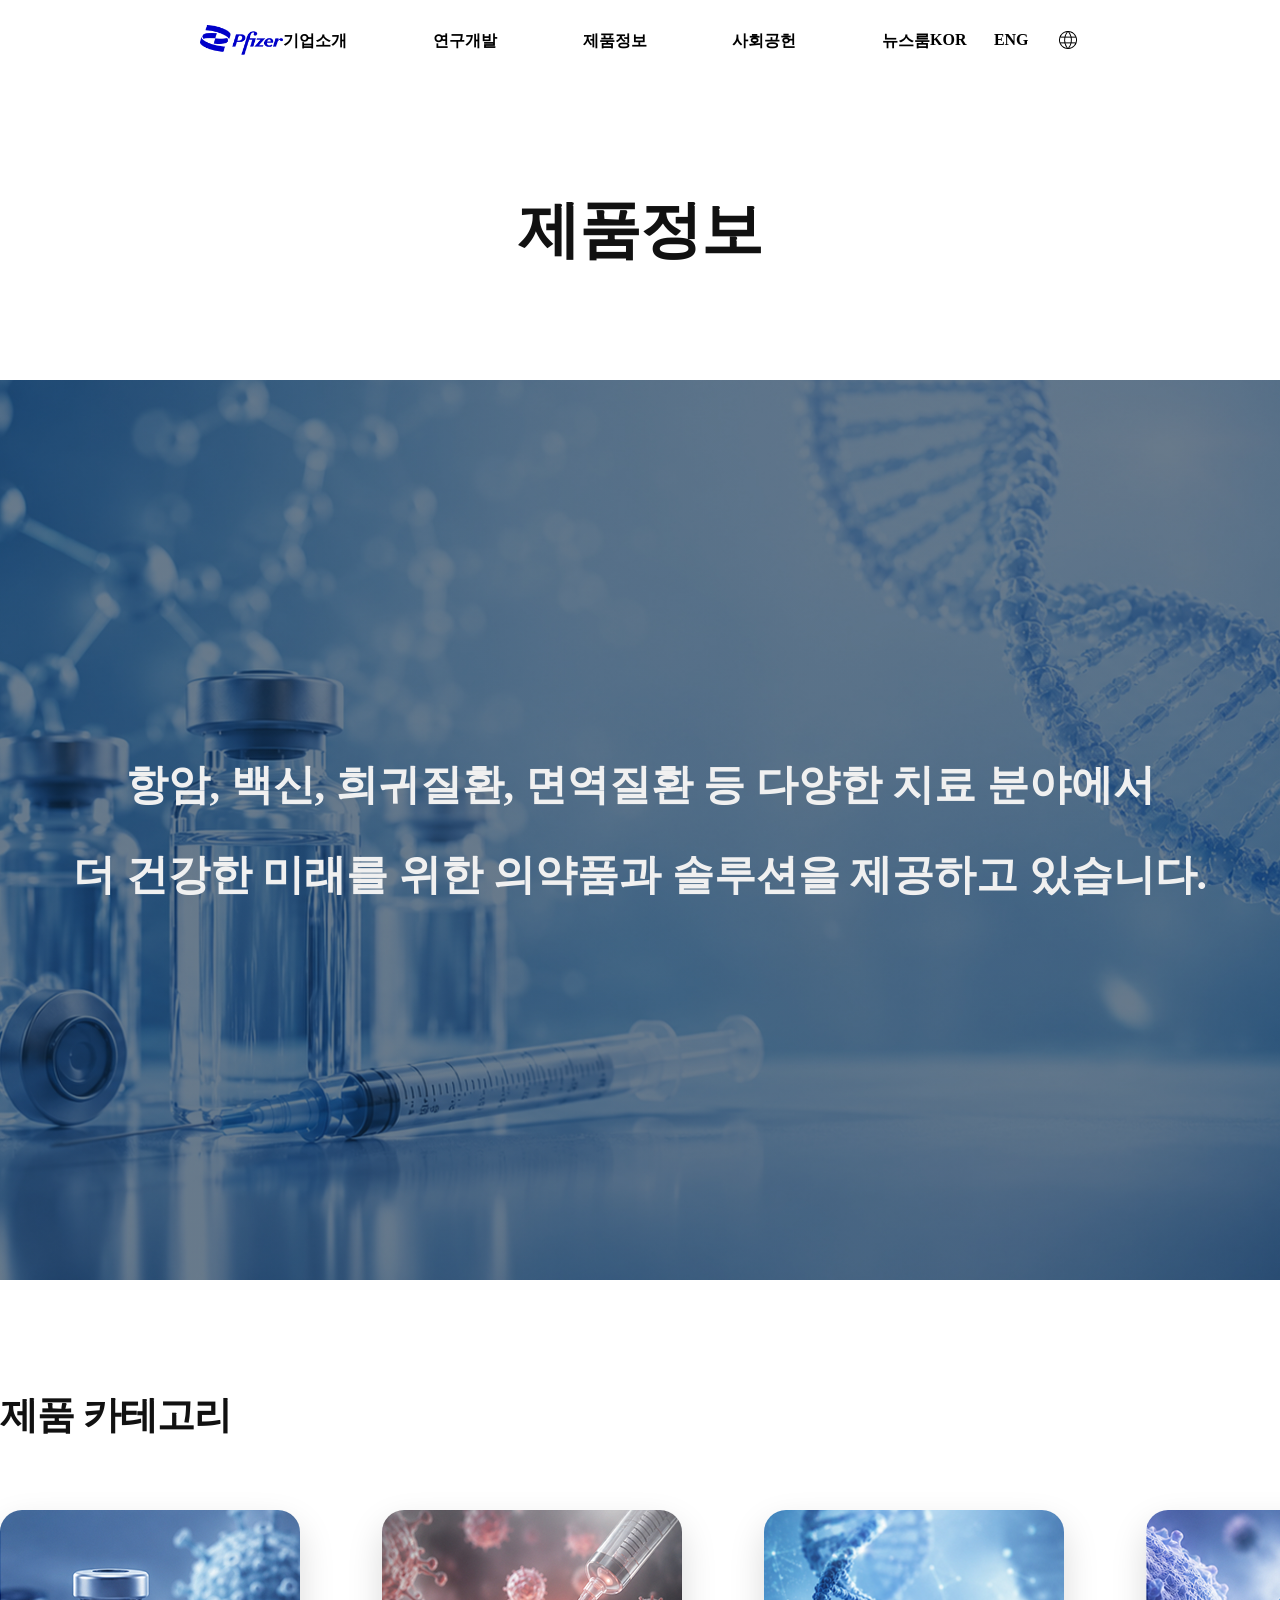
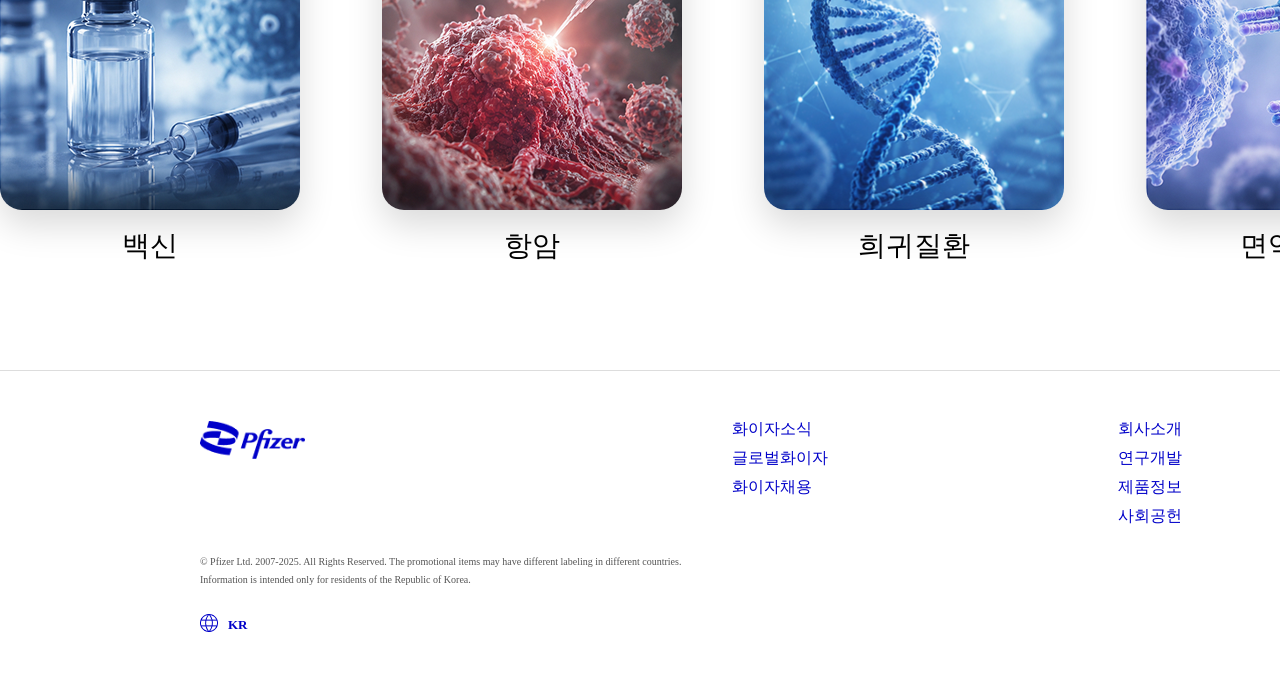
<file: sub/products/index.html>
<!doctype html>
<html lang="ko">
  <head>
    <meta charset="UTF-8" />
    <meta name="viewport" content="width=device-width, initial-scale=1.0" />
    <link rel="stylesheet" href="../../main_css/reset.css" />
    <link rel="stylesheet" href="../../main_css/common.css" />
    <link rel="stylesheet" href="./css/style.css" />
    <title>화이자 제품 카테고리</title>
  </head>

  <body>
    <div class="wrap">
      <header>
        <h1>
          <a href="../../index.html">
            <img src="../../main_img/header_img/logo.png" alt="화이자 로고" />
          </a>
        </h1>
        <nav>
          <ul class="menu">
            <li>
              <a href="#">기업소개 </a>
              <ul class="sub">
                <li>
                  <a href="../about/index.html"> 기업개요 </a>
                </li>
                <li>
                  <a href="#"> 글로벌 네트워크 </a>
                </li>
                <li>
                  <a href="#"> 연혁 </a>
                </li>
              </ul>
            </li>
            <li>
              <a href="#">연구개발 </a>
              <ul class="sub">
                <li>
                  <a href="../business_ability/index.html"> 중점분야 </a>
                </li>
                <li>
                  <a href="#"> 기술 플랫폼 </a>
                </li>
                <li>
                  <a href="#"> 임상연구 </a>
                </li>
              </ul>
            </li>
            <li>
              <a href="#">제품정보 </a>
              <ul class="sub">
                <li>
                  <a href="index.html"> 백신 </a>
                </li>
                <li>
                  <a href="index.html"> 항암 </a>
                </li>
                <li>
                  <a href="index.html"> 희귀질환 </a>
                </li>
                <li>
                  <a href="index.html"> 면역질환 </a>
                </li>
              </ul>
            </li>
            <li>
              <a href="#">사회공헌 </a>
              <ul class="sub">
                <li>
                  <a href="../social/index.html"> ESG리더십 </a>
                </li>
                <li>
                  <a href="#"> 사회공헌 </a>
                </li>
                <li>
                  <a href="#"> 지속가능경영 </a>
                </li>
              </ul>
            </li>
            <li>
              <a href="#">뉴스룸 </a>
              <ul class="sub">
                <li>
                  <a href="../news/index.html"> 보도자료 </a>
                </li>
                <li>
                  <a href="#"> 기업소식 </a>
                </li>
              </ul>
            </li>
          </ul>
        </nav>
        <div class="utill">
          <ul>
            <li>KOR</li>
            <li>ENG</li>
            <li>
              <img
                src="../../main_img/header_img/material-symbols-light_language.png"
                alt="언어선택 로고"
              />
            </li>
          </ul>
        </div>
      </header>

      <section class="contentshead">
        <h2>제품정보</h2>
      </section>
      <section class="hero_section">
        <h3>
          항암, 백신, 희귀질환, 면역질환 등 다양한 치료 분야에서<br />
          더 건강한 미래를 위한 의약품과 솔루션을 제공하고 있습니다.
        </h3>
      </section>

      <section class="section_2">
        <div class="section_inner">
          <h2 class="sec_title_2">제품 카테고리</h2>

          <div class="con_wrap_2">
            <a href="#" class="con_2">
              <img src="./img/products01.jpg" alt="백신" />
              <h4>백신</h4>
            </a>

            <a href="#" class="con_2">
              <img src="./img/products02.jpg" alt="항암" />
              <h4>항암</h4>
            </a>

            <a href="#" class="con_2">
              <img src="./img/products03.jpg" alt="희귀질환" />
              <h4>희귀질환</h4>
            </a>

            <a href="#" class="con_2">
              <img src="./img/products04.jpg" alt="면역질환" />
              <h4>면역질환</h4>
            </a>
          </div>
        </div>
      </section>

      <footer>
        <div class="footer_wrap">
          <div class="footer1">
            <a href="../../index.html" class="footer_logo">
              <img src="../../main_img/footer_img/logo.png" alt="Pfizer" />
            </a>
            <div class="footer_text">
              <ul>
                <li><a href="../news/index.html">화이자소식</a></li>
                <li><a href="#">글로벌화이자</a></li>
                <li><a href="#">화이자채용</a></li>
              </ul>

              <ul>
                <li><a href="../about/index.html">회사소개</a></li>
                <li><a href="../business_ability/index.html">연구개발</a></li>
                <li><a href="index.html">제품정보</a></li>
                <li><a href="../social/index.html">사회공헌</a></li>
              </ul>

              <ul>
                <li><a href="#">찾아오시는 길</a></li>
                <li><a href="#">사이트맵</a></li>
                <li><a href="#">한국화이자제약 개인정보처리 방침</a></li>
                <li><a href="#">개인정보보호법 교육 자료</a></li>
                <li><a href="#">이용약관</a></li>
              </ul>
            </div>
          </div>

          <div class="footer3">
            <p>
              © Pfizer Ltd. 2007-2025. All Rights Reserved. The promotional
              items may have different labeling in different countries.<br />
              Information is intended only for residents of the Republic of
              Korea.
            </p>
          </div>

          <div class="footer4">
            <a href="#" class="lang">
              <img
                src="../../main_img/footer_img/footer_vector.png"
                alt="지도"
              />
              <p>KR</p>
            </a>

            <div class="social-links">
              <a href="#" aria-label="facebook"
                ><img
                  src="../../main_img/footer_img/footer_vector2.png"
                  alt="페이스북"
              /></a>
              <a href="#" aria-label="instagram"
                ><img
                  src="../../main_img/footer_img/footer_vector3.png"
                  alt="인스타그램"
              /></a>
            </div>
          </div>
        </div>
      </footer>
    </div>
    <script src="js/header.js"></script>
  </body>
</html>
</file>
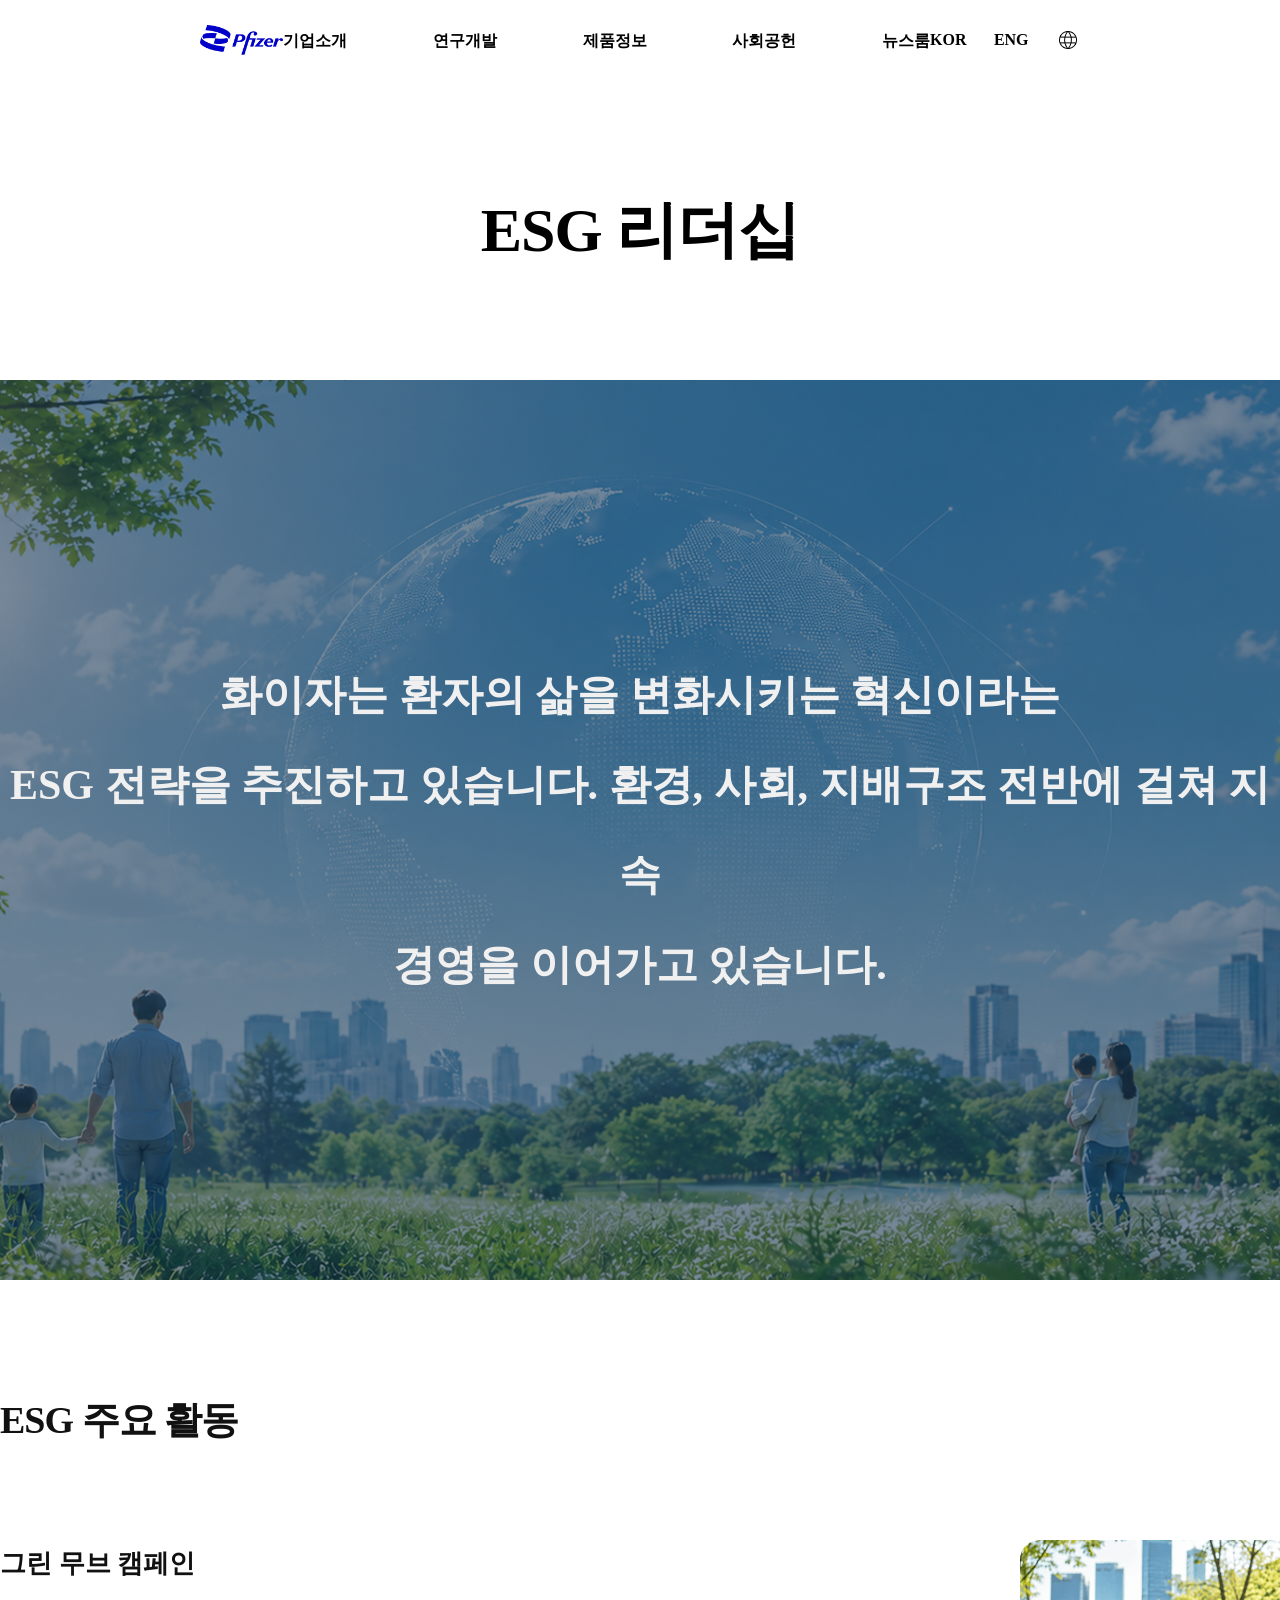
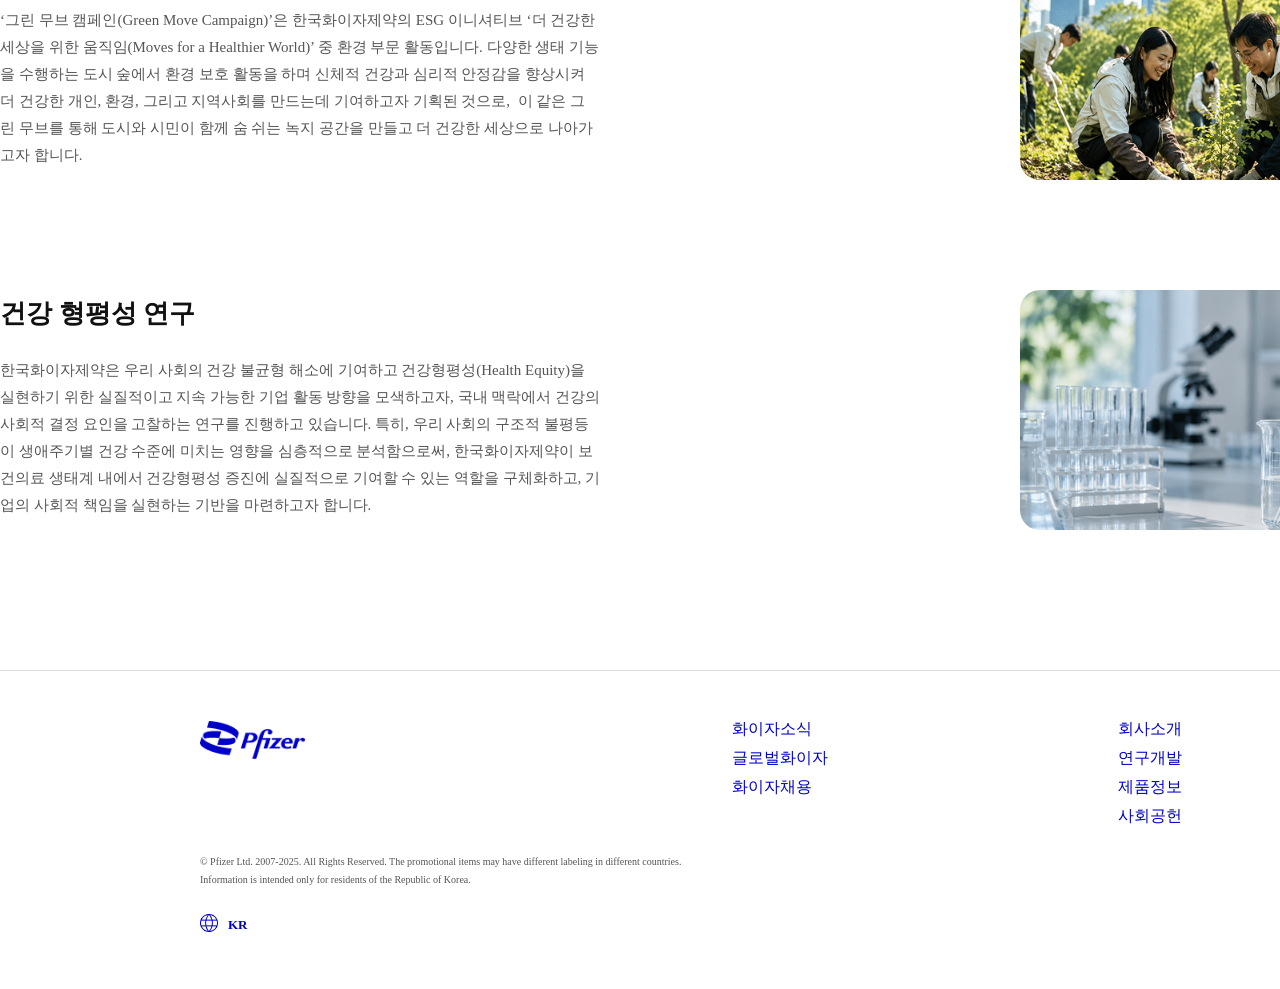
<file: sub/social/index.html>
<!doctype html>
<html lang="ko">
  <head>
    <meta charset="UTF-8" />
    <meta name="viewport" content="width=device-width, initial-scale=1.0" />
    <link rel="stylesheet" href="../../main_css/reset.css" />
    <link rel="stylesheet" href="../../main_css/common.css" />
    <link rel="stylesheet" href="./css/style.css" />
    <title>ESG 리더십 및 활동소개</title>
  </head>

  <body>
    <div class="wrap">
      <header>
        <h1>
          <a href="../../index.html">
            <img src="../../main_img/header_img/logo.png" alt="화이자 로고" />
          </a>
        </h1>
        <nav>
          <ul class="menu">
            <li>
              <a href="">기업소개 </a>
              <ul class="sub">
                <li>
                  <a href="../about/index.html"> 기업개요 </a>
                </li>
                <li>
                  <a href="#"> 글로벌 네트워크 </a>
                </li>
                <li>
                  <a href="#"> 연혁 </a>
                </li>
              </ul>
            </li>
            <li>
              <a href="">연구개발 </a>
              <ul class="sub">
                <li>
                  <a href="../business_ability/index.html"> 중점분야 </a>
                </li>
                <li>
                  <a href="#"> 기술 플랫폼 </a>
                </li>
                <li>
                  <a href="#"> 임상연구 </a>
                </li>
              </ul>
            </li>
            <li>
              <a href="">제품정보 </a>
              <ul class="sub">
                <li>
                  <a href="../products/index.html"> 백신 </a>
                </li>
                <li>
                  <a href="../products/index.html"> 항암 </a>
                </li>
                <li>
                  <a href="../products/index.html"> 희귀질환 </a>
                </li>
                <li>
                  <a href="../products/index.html"> 면역질환 </a>
                </li>
              </ul>
            </li>
            <li>
              <a href="">사회공헌 </a>
              <ul class="sub">
                <li>
                  <a href="index.html"> ESG리더십 </a>
                </li>
                <li>
                  <a href="#"> 사회공헌 </a>
                </li>
                <li>
                  <a href="#"> 지속가능경영 </a>
                </li>
              </ul>
            </li>
            <li>
              <a href="">뉴스룸 </a>
              <ul class="sub">
                <li>
                  <a href="../news/index.html"> 보도자료 </a>
                </li>
                <li>
                  <a href="#"> 기업소식 </a>
                </li>
              </ul>
            </li>
          </ul>
        </nav>
        <div class="utill">
          <ul>
            <li>KOR</li>
            <li>ENG</li>
            <li>
              <img
                src="../../main_img/header_img/material-symbols-light_language.png"
                alt="언어선택 로고"
              />
            </li>
          </ul>
        </div>
      </header>

      <section class="contentshead">
        <h2>ESG 리더십</h2>
      </section>
      <section class="hero_section">
        <h3>
          화이자는 환자의 삶을 변화시키는 혁신이라는 <br />
          ESG 전략을 추진하고 있습니다. 환경, 사회, 지배구조 전반에 걸쳐 지속<br />
          경영을 이어가고 있습니다.
        </h3>
      </section>

      <section class="section_2">
        <div class="section_inner">
          <h2 class="sec_title_2">ESG 주요 활동</h2>

          <div class="con_wrap_2">
            <div class="con_2">
              <div class="Frame57">
                <h3>그린 무브 캠페인</h3>
                <p>
                  ‘그린 무브 캠페인(Green Move Campaign)’은 한국화이자제약의 ESG
                  이니셔티브 ‘더 건강한 세상을 위한 움직임(Moves for a Healthier
                  World)’ 중 환경 부문 활동입니다. 다양한 생태 기능을 수행하는
                  도시 숲에서 환경 보호 활동을 하며 신체적 건강과 심리적
                  안정감을 향상시켜 더 건강한 개인, 환경, 그리고 지역사회를
                  만드는데 기여하고자 기획된 것으로,  이 같은 그린 무브를 통해
                  도시와 시민이 함께 숨 쉬는 녹지 공간을 만들고 더 건강한
                  세상으로 나아가고자 합니다.
                </p>
              </div>

              <div class="con_img">
                <img src="./img/social01.jpg" alt="그린 무브 캠페인" />
              </div>
            </div>

            <div class="con_2">
              <div class="Frame57">
                <h3>건강 형평성 연구</h3>
                <p>
                  한국화이자제약은 우리 사회의 건강 불균형 해소에 기여하고
                  건강형평성(Health Equity)을 실현하기 위한 실질적이고 지속
                  가능한 기업 활동 방향을 모색하고자, 국내 맥락에서 건강의
                  사회적 결정 요인을 고찰하는 연구를 진행하고 있습니다. 특히,
                  우리 사회의 구조적 불평등이 생애주기별 건강 수준에 미치는
                  영향을 심층적으로 분석함으로써, 한국화이자제약이 보건의료
                  생태계 내에서 건강형평성 증진에 실질적으로 기여할 수 있는
                  역할을 구체화하고, 기업의 사회적 책임을 실현하는 기반을
                  마련하고자 합니다.
                </p>
              </div>

              <div class="con_img">
                <img src="./img/social02.jpg" alt="건강 형평성 연구" />
              </div>
            </div>
          </div>
        </div>
      </section>

      <footer>
        <div class="footer_wrap">
          <div class="footer1">
            <a href="../../index.html" class="footer_logo">
              <img src="../../main_img/footer_img/logo.png" alt="Pfizer" />
            </a>
            <div class="footer_text">
              <ul>
                <li><a href="../news/index.html">화이자소식</a></li>
                <li><a href="#">글로벌화이자</a></li>
                <li><a href="#">화이자채용</a></li>
              </ul>

              <ul>
                <li><a href="../about/index.html">회사소개</a></li>
                <li><a href="../business_ability/index.html">연구개발</a></li>
                <li><a href="../products/index.html">제품정보</a></li>
                <li><a href="index.html">사회공헌</a></li>
              </ul>

              <ul>
                <li><a href="#">찾아오시는 길</a></li>
                <li><a href="#">사이트맵</a></li>
                <li><a href="#">한국화이자제약 개인정보처리 방침</a></li>
                <li><a href="#">개인정보보호법 교육 자료</a></li>
                <li><a href="#">이용약관</a></li>
              </ul>
            </div>
          </div>

          <div class="footer3">
            <p>
              © Pfizer Ltd. 2007-2025. All Rights Reserved. The promotional
              items may have different labeling in different countries.<br />
              Information is intended only for residents of the Republic of
              Korea.
            </p>
          </div>

          <div class="footer4">
            <a href="#" class="lang">
              <img
                src="../../main_img/footer_img/footer_vector.png"
                alt="지도"
              />
              <p>KR</p>
            </a>

            <div class="social-links">
              <a href="#" aria-label="instagram"
                ><img
                  src="../../main_img/footer_img/footer_vector2.png"
                  alt="페이스북"
              /></a>
              <a href="#" aria-label="facebook"
                ><img
                  src="../../main_img/footer_img/footer_vector3.png"
                  alt="인스타그램"
              /></a>
            </div>
          </div>
        </div>
      </footer>
    </div>
    <script src="js/header.js"></script>
  </body>
</html>
</file>
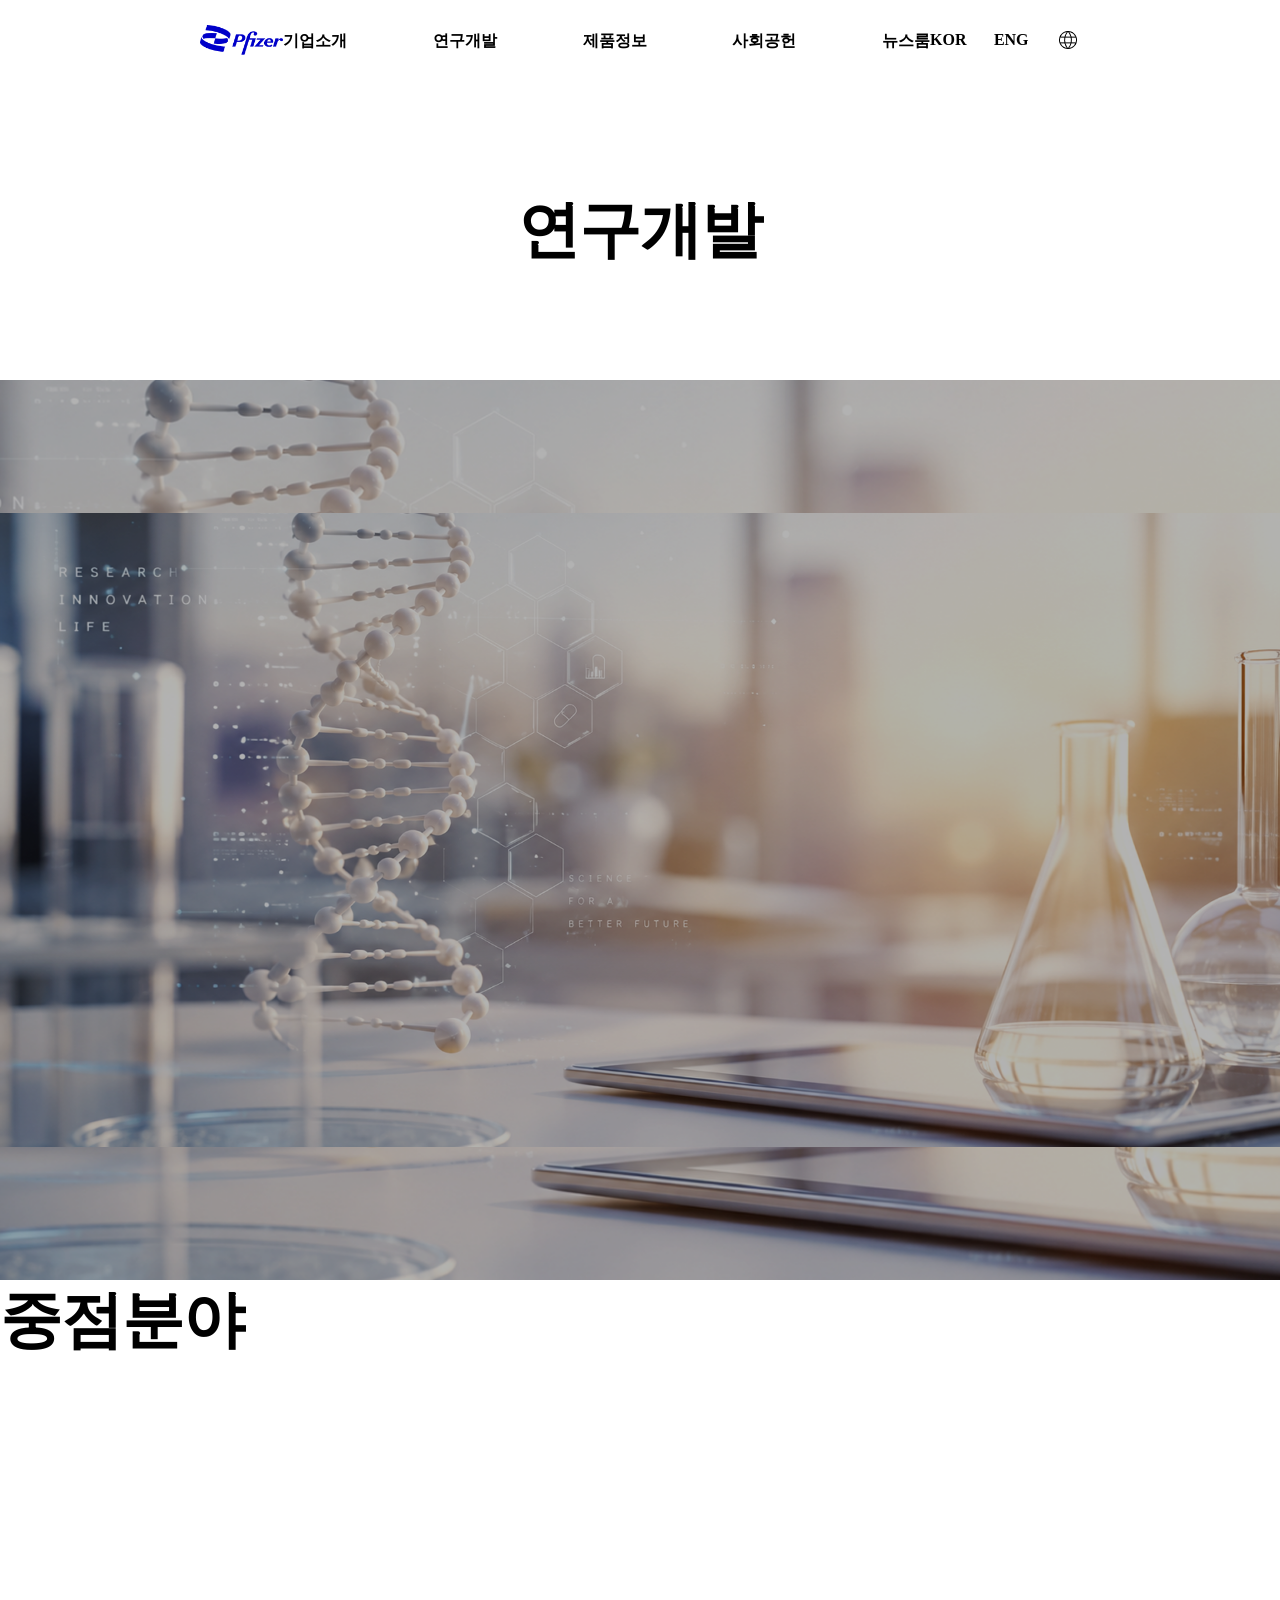
<file: sub/business ability/business ability.html>
<!doctype html>
<html lang="ko">
  <head>
    <meta charset="UTF-8" />
    <meta name="viewport" content="width=device-width, initial-scale=1.0" />
    <title>Document</title>
    <link rel="stylesheet" href="/main_css/reset.css" />
    <link rel="stylesheet" href="/main_css/common.css" />
    <link rel="stylesheet" href="css/business_ability.css" />
  </head>
  <body>
    <div class="wrap">
      <header>
        <h1>
          <a href="#">
            <img src="/main_img/header_img/logo.png" alt="화이자 로고" />
          </a>
        </h1>
        <nav>
          <ul class="menu">
            <li>
              <a href="">기업소개 </a>
              <ul class="sub">
                <li>
                  <a href="#"> 기업개요 </a>
                </li>
                <li>
                  <a href="#"> 글로벌 네트워크 </a>
                </li>
                <li>
                  <a href="#"> 연혁 </a>
                </li>
              </ul>
            </li>
            <li>
              <a href="">연구개발 </a>
              <ul class="sub">
                <li>
                  <a href="#"> 중점분야 </a>
                </li>
                <li>
                  <a href="#"> 기술 플랫폼 </a>
                </li>
                <li>
                  <a href="#"> 임상연구 </a>
                </li>
              </ul>
            </li>
            <li>
              <a href="">제품정보 </a>
              <ul class="sub">
                <li>
                  <a href="#"> 백신 </a>
                </li>
                <li>
                  <a href="#"> 항암 </a>
                </li>
                <li>
                  <a href="#"> 희귀질환 </a>
                </li>
                <li>
                  <a href="#"> 면역질환 </a>
                </li>
              </ul>
            </li>
            <li>
              <a href="">사회공헌 </a>
              <ul class="sub">
                <li>
                  <a href="#"> ESG리더십 </a>
                </li>
                <li>
                  <a href="#"> 사회공헌 </a>
                </li>
                <li>
                  <a href="#"> 지속가능경영 </a>
                </li>
              </ul>
            </li>
            <li>
              <a href="">뉴스룸 </a>
              <ul class="sub">
                <li>
                  <a href="#"> 보도자료 </a>
                </li>
                <li>
                  <a href="#"> 기업소식 </a>
                </li>
              </ul>
            </li>
          </ul>
        </nav>
        <div class="utill">
          <ul>
            <li>KOR</li>
            <li>ENG</li>
            <li>
              <img
                src="/main_img/header_img/material-symbols-light_language.png"
                alt="언어선택 로고"
              />
            </li>
          </ul>
        </div>
      </header>
      <div class="contents_title">
        <h2>연구개발</h2>
      </div>
      <section class="hero_section">
        <img
          src="hero_section_img/Hero section.png"
          alt="연구개발 메인 이미지"
        />
      </section>
      <section class="section_2">
        <div class="ability">
          <h2>중점분야</h2>
          <ul class="ability_wrap">
            <li>
              <div class="con_title_2">
                <h2>내과</h2>
                <h3>수백만 명에게 영향을 미치는 혁신</h3>
                <p class="con_text_2">
                  심혈관 질환과 대사 질환은 전 세계적으로 주요 사망 원인 중
                  하나로 꼽히고 있습니다. 치료 기술의 발전에도 불구하고 여전히
                  많은 환자들이 장기적인 건강 문제와 삶의 질 저하를 경험하고
                  있습니다. 화이자는 질병의 예방과 치료를 넘어 환자 중심의
                  혁신적인 치료법을 연구하며, 더 건강한 미래를 위한 지속 가능한
                  의료 환경 조성에 기여하고 있습니다.
                </p>
              </div>
              <div class="con_img_2">
                <img src="section_2_img/sec_img_2.png" alt="내과" />
              </div>
            </li>
            <li>
              <div class="con_title_2">
                <h2>염증 및 면역학</h2>
                <h3>면역의 균형을 위한 새로운 가능성</h3>
                <p class="con_text_2">
                  면역 체계는 외부의 위협으로부터 우리 몸을 보호하지만, 조절되지
                  않은 면역 반응은 다양한 만성 염증성 질환과 자가면역 질환으로
                  이어질 수 있습니다. 이러한 질환은 환자의 일상과 삶 전반에 큰
                  영향을 미칩니다. 화이자는 면역학 분야에 대한 지속적인 연구를
                  통해 질환의 근본적인 원인을 이해하고, 보다 효과적이고 혁신적인
                  치료 옵션을 개발하기 위해 노력하고 있습니다.
                </p>
              </div>
              <div class="con_img_2">
                <img
                  src="section_2_img/sec_img_2-2.png"
                  alt="염증 및 면역학 이미지"
                />
              </div>
            </li>
            <li>
              <div class="con_title_2">
                <h2>백신</h2>
                <h3>예방을 통해 <br />더 건강한 내일을 만듭니다</h3>
                <p class="con_text_2">
                  백신은 감염병으로부터 개인과 지역사회를 보호하는 가장 효과적인
                  공중보건 수단 가운데 하나입니다. 예방 중심의 의료는 미래
                  세대의 건강을 지키는 중요한 역할을 수행하고 있습니다. 화이자는
                  다양한 감염 질환에 대한 연구와 백신 개발을 통해 더 많은
                  사람들이 건강한 삶을 누릴 수 있도록 글로벌 보건 향상에
                  기여하고 있습니다.
                </p>
              </div>
              <div class="con_img_2">
                <img src="section_2_img/sec_img_2-3.png" alt="백신" />
              </div>
            </li>
            <li>
              <div class="con_title_2">
                <h2>종양학</h2>
                <h3>환자 중심의 암 치료 혁신</h3>
                <p class="con_text_2">
                  암은 전 세계 수많은 환자와 가족의 삶에 영향을 미치는 복합적인
                  질환입니다. 정밀의학과 새로운 치료 기술의 발전은 보다 개인화된
                  치료 환경을 가능하게 하고 있습니다. 화이자는 종양학 연구와
                  혁신적인 치료법 개발을 통해 환자의 삶의 질을 향상시키고, 더
                  나은 치료 결과를 제공하기 위한 노력을 지속하고 있습니다.
                </p>
              </div>
              <div class="con_img_2">
                <img src="section_2_img/sec_img_2-4.png" alt="종양학" />
              </div>
            </li>
          </ul>
        </div>
      </section>
    </div>
  </body>
</html>
</file>
<file: main_css/common.css>
header {
  width: 100%;
  height: 80px;
  padding: 0 200px;
  display: flex;
  justify-content: space-between;
  align-items: center;

  position: fixed;
  top: 0;
  left: 0;
  z-index: 99;

  background: #fff;
  transition:
    transform 0.4s ease,
    background 0.3s ease;
}

header.hide {
  transform: translateY(-100%);
}

header.scrolled {
  background: rgba(255, 255, 255, 0.507);
  backdrop-filter: blur(10px);
}
h1 {
  width: 120px;
}
h1 a {
  width: 100%;
  display: block;
}
h1 a img {
  width: 100%;
  object-fit: contain;
}
header nav {
  height: 100%;
}
.menu {
  width: 647px;
  height: 100%;
  display: flex;
  justify-content: space-between;
  align-items: center;
  font-weight: bold;
}
.menu li {
  height: 35px;
  line-height: 35px;
  position: relative;
}
.menu > li:hover {
  color: #0000c9;
  border-bottom: 1px solid #0000c9;
}
.utill ul {
  display: flex;
  width: 150px;
  justify-content: space-between;
  font-weight: bold;
  align-items: center;
}
.utill ul li {
  cursor: pointer;
}
.utill ul li:hover {
  color: #0000c9;
}

.sub {
  position: absolute;
  top: 110%;
  left: 50%;
  transform: translateX(-50%);
  display: flex;
  white-space: nowrap;
  padding: 10px;
  background: #ffffff;
  border-radius: 8px;
  opacity: 0;
  visibility: hidden;
  transition: 0.3s;
  z-index: 100;
}
.sub li {
  color: #111111;
}
.sub li a {
  padding: 12px 20px;
  text-align: center;
  line-height: 15px;
  display: block;
  border-radius: 8px;
  font-weight: 500;
  font-size: 14px;
}
.sub li:hover a {
  background: #0000c9;
  display: block;
  color: #ffffff;
}
.menu > li:hover .sub {
  opacity: 1;
  visibility: visible;
}
/* header end */

/* section  */
.section {
  width: 100%;
  height: 100vh;
  padding: 150px 0 100px 200px;
  overflow: hidden;
}
.full_section {
  width: 100%;
  height: 100vh;
  color: #fff;
}
.full_section > img {
  width: 100%;
  height: 100%;
  object-fit: cover;
}
/* section end */

/* more_btn  */

.more_btn a {
  display: inline-block;
  height: 20px;
  background: #fff;
  padding: 20px 15px;
  line-height: 0px;
  color: #0000c9;
  border-radius: 10px;
  border: 1px solid #0000c9;
}
.more_btn a:hover {
  background: #0000c9;
  color: #fff;
}

.more_btn_2 a {
  height: 20px;
  display: inline-block;
  padding: 20px 15px;
  line-height: 0px;
  color: #fff;
  border-radius: 10px;
  border: 1px solid #fff;
}
.more_btn_2 a:hover {
  background: #00000044;
  color: #fff;
}
.line_wrap {
  padding: 0 200px;
}
.line {
  width: 100%;
  height: 1px;
  background: #e2e2e2;
}
/* font */
h1 {
  font-size: 72px;
}
h2 {
  font-size: 62px;
  letter-spacing: -1px;
  line-height: 80px;
}
h3 {
  font-size: 42px;
}
h4 {
  font-size: 32px;
}

/* footer */
footer {
  padding: 50px 200px;
  background-color: #fff;
  border-top: 1px solid #ddd;
}

.footer_wrap {
  width: 1520px;
  margin: 0 auto;
}

.footer1 {
  display: flex;
  justify-content: space-between;
}

.footer_logo {
  display: block;
  width: 105px;
}

.footer_logo img {
  width: 100%;
}

.footer_text {
  width: 65%;
  display: flex;
  justify-content: space-between;
}

.footer_text ul {
  display: flex;
  flex-direction: column;
  gap: 13px;
}

.footer_text a {
  color: #0000c9;
}

.footer2 {
  width: 1520px;
  height: 1px;
  margin: 30px auto;
  background-color: #8a8a8a;
}

.footer3 p {
  font-size: 10px;
  line-height: 1.8;
  color: #555;
}

.footer4 {
  display: flex;
  justify-content: space-between;
  align-items: center;
  margin-top: 20px;
}

.lang {
  height: 30px;
  width: 40px;
  display: flex;
  justify-content: space-between;
  align-items: center;
  font-size: 13px;
  font-weight: 700;
  color: #0000c9;
  gap: 10px;
}

.lang img {
  margin-bottom: 3px;
}

.social-links {
  display: flex;
  gap: 14px;
}

.social-links a {
  width: 22px;
  height: 22px;

  display: flex;
  justify-content: center;
  align-items: center;

  border: 1px solid #0000c9;
  border-radius: 50%;

  font-size: 12px;
  font-weight: 700;
  color: #0000c9;
}

.social-links a:first-child img {
  width: 30%;
  height: 60%;
}

.social-links a:last-child img {
  width: 50%;
  height: 60%;
}
</file>
<file: sub/about/css/style.css>
/* title */
.contentshead {
  margin-top: 80px;
  height: 300px;

  display: flex;
  justify-content: center;
  align-items: center;
}
.contentshead h2 {
  color: #111;
}

/* 첫 번째 비주얼 */

.hero_section,
.about_hero_2 {
  height: 100vh;
  position: relative;
  top: 0;

  display: flex;
  justify-content: center;
  align-items: center;
}

/* 첫 번째 비주얼 이미지 */
.hero_section {
  background:
    linear-gradient(rgba(24, 72, 118, 0.38), rgba(24, 72, 118, 0.38)),
    url("../img/about_visual.jpg") center / cover no-repeat;
}

/* 두 번째 비주얼 이미지 */
.about_hero_2 {
  background:
    linear-gradient(rgba(0, 20, 50, 0.45), rgba(0, 20, 50, 0.45)),
    url("../img/a.jpg") center / cover no-repeat;
}

/* 비주얼 텍스트 */
.hero_section h3,
.about_hero_2 h3 {
  color: #f0f0f0;
  text-align: center;
  line-height: 90px;
}

/* 핵심가치 */
.section_4 {
  padding: 90px 0 120px;
  background-color: #fff;
}

.section_inner {
  width: 1440px;
  margin: 0 auto;
}

.sec_title_4 {
  font-weight: 800;
  color: #111;
  margin-bottom: 50px;
}

.value_desc {
  text-align: center;
  font-size: 20px;
  font-weight: 500;
  margin-bottom: 60px;
  line-height: 30px;
}

.con_wrap_2 {
  width: 1520px;
  margin: 0 auto;

  display: grid;
  grid-template-columns: repeat(2, 1fr);
  gap: 35px;
}

.con_2 {
  height: 250px;
  padding: 35px 45px;

  background-color: #eef3ff;
  border-radius: 18px;

  display: flex;
  flex-direction: column;
  justify-content: center;
  align-items: center;

  transition: 0.3s;
}

.con_2:hover {
  transform: translateY(-5px);
  box-shadow: 0 15px 35px rgba(0, 0, 0, 0.15);
}

.con_2 p {
  color: #333;
  font-size: 16px;
  line-height: 1.6;
  margin-top: 20px;
}
.con_2 img {
  width: 345px;
  height: 90px;
  object-fit: cover;
}
</file>
<file: sub/business ability/css/business_ability.css>
.contents_title {
  margin-top: 80px;
  height: 300px;

  display: flex;
  justify-content: center;
  align-items: center;
}

.contents_title {
  margin-top: 80px;
  height: 300px;

  display: flex;
  justify-content: center;
  align-items: center;
}

/* 비주얼 고정 영역 */
.hero_pin {
  height: 200vh;
  position: relative;
}

/* 실제 화면에 고정되는 비주얼 */
.hero_section {
  height: 100vh;
  position: sticky;
  top: 0;

  background: url("../hero_section_img/Hero section.png") center / cover
    no-repeat;

  display: flex;
  justify-content: center;
  align-items: center;
}

.hero_section h3 {
  color: #f0f0f0;
  text-align: center;
  line-height: 90px;
}
.section_2 {
  height: auto;
  padding-right: 200px;
}
.ability_wrap {
  height: 2540px;
  display: flex;
  justify-content: space-between;
  flex-direction: column;
}
.ability > h2 {
  margin-bottom: 50px;
}
.ability_wrap li {
  width: 100%;
  height: 560px;
  display: flex;
  align-items: center;
  justify-content: space-between;
  padding: 50px;
  background-color: #ecf1fc;
  border-radius: 40px;
  opacity: 0;
  transform: translateY(80px);
  transition:
    opacity 0.8s ease,
    transform 0.8s ease;
}
.ability_wrap > li.show {
  opacity: 1;
  transform: translateY(0);
}
.con_title_2 {
  width: 560px;
}
.con_title_2 h2 {
  margin-bottom: 30px;
}
.con_title_2 h3 {
  font-weight: 500;
  letter-spacing: -2px;
  margin-bottom: 50px;
  color: #2e2e2e;
}
.con_text_2 {
  line-height: 30px;
  color: #2e2e2e;
}
.con_img_2 {
  width: 550px;
  height: 500px;
  overflow: hidden;
  border-radius: 40px;
}
</file>
<file: sub/business_ability/css/business_ability.css>
.contents_title {
  margin-top: 80px;
  height: 300px;

  display: flex;
  justify-content: center;
  align-items: center;
}

.contents_title {
  margin-top: 80px;
  height: 300px;

  display: flex;
  justify-content: center;
  align-items: center;
}

.hero_section {
  height: 100vh;
  position: relative;
  top: 0;
  background: url("../hero_section_img/Hero section.png") center / cover
    no-repeat;
  display: flex;
  justify-content: center;
  align-items: center;
}

.hero_section h3 {
  color: #f0f0f0;
  text-align: center;
  line-height: 90px;
}
.section_2 {
  height: auto;
  padding-right: 200px;
}
.ability_wrap {
  height: 2540px;
  display: flex;
  justify-content: space-between;
  flex-direction: column;
}
.ability > h3 {
  margin-bottom: 50px;
}
.ability_wrap li {
  width: 100%;
  height: 560px;
  display: flex;
  align-items: center;
  justify-content: space-between;
  padding: 50px;
  background-color: #ecf1fc;
  border-radius: 40px;
  opacity: 0;
  transform: translateY(80px);
  transition:
    opacity 0.8s ease,
    transform 0.8s ease;
}
.ability_wrap > li.show {
  opacity: 1;
  transform: translateY(0);
}
.con_title_2 {
  width: 560px;
}
.con_title_2 h3 {
  margin-bottom: 30px;
  font-weight: 700;
}
.con_title_2 h4 {
  letter-spacing: -2px;
  margin-bottom: 30px;
  color: #2e2e2e;
}
.con_text_2 {
  line-height: 30px;
  color: #2e2e2e;
}
.con_img_2 {
  width: 550px;
  height: 500px;
  overflow: hidden;
  border-radius: 40px;
}
</file>
<file: sub/news/css/style.css>
/* title */
.contentshead {
  margin-top: 80px;
  height: 300px;

  display: flex;
  justify-content: center;
  align-items: center;
}
.contentshead h2 {
  color: #111;
}

.section_2 {
  padding-bottom: 90px;
}

.section_inner {
  width: 1440px;
  margin: 0 auto;
}

.sec_title_1 {
  margin-bottom: 60px;
}

.sec_title_1 h3 {
  font-size: 32px;
  font-weight: 700;
}

.con_wrap_1 {
  display: flex;
  flex-wrap: wrap;
  justify-content: space-between;
  row-gap: 42px;
}

.con_1 {
  width: calc((100% - 140px) / 3);
  height: 300px;
  padding: 42px;

  background-color: #eef2fc;
  border-radius: 24px;

  display: flex;
  flex-direction: column;

  transition: 0.3s;
}

.con_1:hover {
  box-shadow: 0 15px 35px rgba(0, 0, 0, 0.15);
  transform: translateY(-5px);
}

.con_1 h4 {
  height: 72px;

  margin-bottom: 24px;

  font-size: 25px;
  font-weight: 700;
  line-height: 1.4;

  overflow: hidden;

  display: -webkit-box;
  -webkit-line-clamp: 2;
  -webkit-box-orient: vertical;
}

.con_1 p {
  margin-bottom: auto;

  color: #777;
  line-height: 1.7;

  overflow: hidden;

  display: -webkit-box;
  -webkit-line-clamp: 3;
  -webkit-box-orient: vertical;
}

.con_1 span {
  font-size: 13px;
}

.GNB {
  margin-top: 60px;

  display: flex;
  justify-content: center;
  align-items: center;

  gap: 70px;
}

.Frame63 {
  display: flex;
  gap: 40px;
}

.Frame63 a {
  color: #999;
}

.Frame63 .active {
  color: #0000c9;
  position: relative;
}

.Frame63 .active::after {
  content: "";

  width: 16px;
  height: 2px;

  background-color: #0000c9;

  position: absolute;
  left: 50%;
  bottom: -8px;

  transform: translateX(-50%);
}
</file>
<file: sub/products/css/style.css>
.wrap {
  width: 100%;
  min-width: 1200px;
  background-color: #fff;
}

/* title */
.contentshead {
  margin-top: 80px;
  height: 300px;

  display: flex;
  justify-content: center;
  align-items: center;
}
.contentshead h2 {
  color: #111;
}

/* hero */
.hero_section {
  height: 100vh;
  position: relative;
  top: 0;
  background:
    linear-gradient(rgba(24, 72, 118, 0.38), rgba(24, 72, 118, 0.38)),
    url("../img/products_visual.jpg") center / cover no-repeat;

  display: flex;
  justify-content: center;
  align-items: center;
}

.hero_section h3 {
  color: #f0f0f0;
  text-align: center;
  line-height: 90px;
}

/* section_2 */
.section_2 {
  padding: 95px 0 110px;
  background-color: #fff;
}

.section_inner {
  width: 1440px;
  margin: 0 auto;
}

.sec_title_2 {
  font-size: 38px;
  font-weight: 700;
  color: #111;
  margin-bottom: 55px;
}

.con_wrap_2 {
  display: flex;
  justify-content: space-between;
  gap: 82px;
}
.con_2 {
  display: block;
  width: 300px;
  text-align: center;

  transition: 0.3s;
}

.con_2:hover {
  transform: translateY(-5px);
}
.con_2 h4 {
  font-weight: 500;
  font-size: 28px;
}
.con_2:hover h4 {
  color: #0000c9;
}

.con_2 img {
  width: 300px;
  height: 300px;
  object-fit: cover;
  border-radius: 22px;
  margin-bottom: 22px;
  box-shadow: 0 15px 35px rgba(0, 0, 0, 0.15);
}
/* / */
</file>
<file: sub/social/css/style.css>
/* title */
.contentshead {
  margin-top: 80px;
  height: 300px;

  display: flex;
  justify-content: center;
  align-items: center;
}

.contentshead h3 {
  color: #111;
  font-size: 42px;
  font-weight: 800;
}

/* Hero section */

.hero_section {
  height: 100vh;
  position: relative;
  top: 0;
  background:
    linear-gradient(rgba(24, 72, 118, 0.38), rgba(24, 72, 118, 0.38)),
    url("../img/social_visual.jpg") center / cover no-repeat;

  display: flex;
  justify-content: center;
  align-items: center;
}

.hero_section h3 {
  color: #f0f0f0;
  text-align: center;
  line-height: 90px;
}

/* section_2 */
.section_2 {
  padding: 100px 0 140px;
  background-color: #fff;
}

.section_inner {
  width: 1440px;
  margin: 0 auto;
}

.sec_title_2 {
  font-size: 38px;
  font-weight: 800;
  color: #111;
  margin-bottom: 80px;
}

/* con_wrap_2 */
.con_wrap_2 {
  display: flex;
  flex-direction: column;
  gap: 110px;
}

/* con_2 */
.con_2 {
  display: flex;
  justify-content: space-between;
  align-items: center;
}

/* 텍스트 영역 */
.Frame57 {
  width: 600px;
}

.Frame57 h3 {
  font-size: 26px;
  font-weight: 800;
  color: #111;
  margin-bottom: 30px;
}

.Frame57 p {
  font-size: 15px;
  line-height: 1.8;
  color: #555;
}

/* 이미지 영역 */
.con_img {
  width: 420px;
  height: 240px;
  border-radius: 20px;
  overflow: hidden;
}

.con_img img {
  width: 100%;
  height: 100%;
  object-fit: cover;
}

/* 두 번째 줄도 같은 방향이면 이거 없어도 됨 */
/* 만약 두 번째 줄 이미지/텍스트 반대로 하고 싶으면 사용 */
.con_2:nth-child(2) {
  flex-direction: row;
}

/* hover */
.con_2:hover .con_img {
  box-shadow: 0 15px 35px rgba(0, 0, 0, 0.15);
}

.con_2:hover h3 {
  color: #0000c9;
}

.con_img,
.Frame57 h3 {
  transition: 0.3s;
}
</file>
